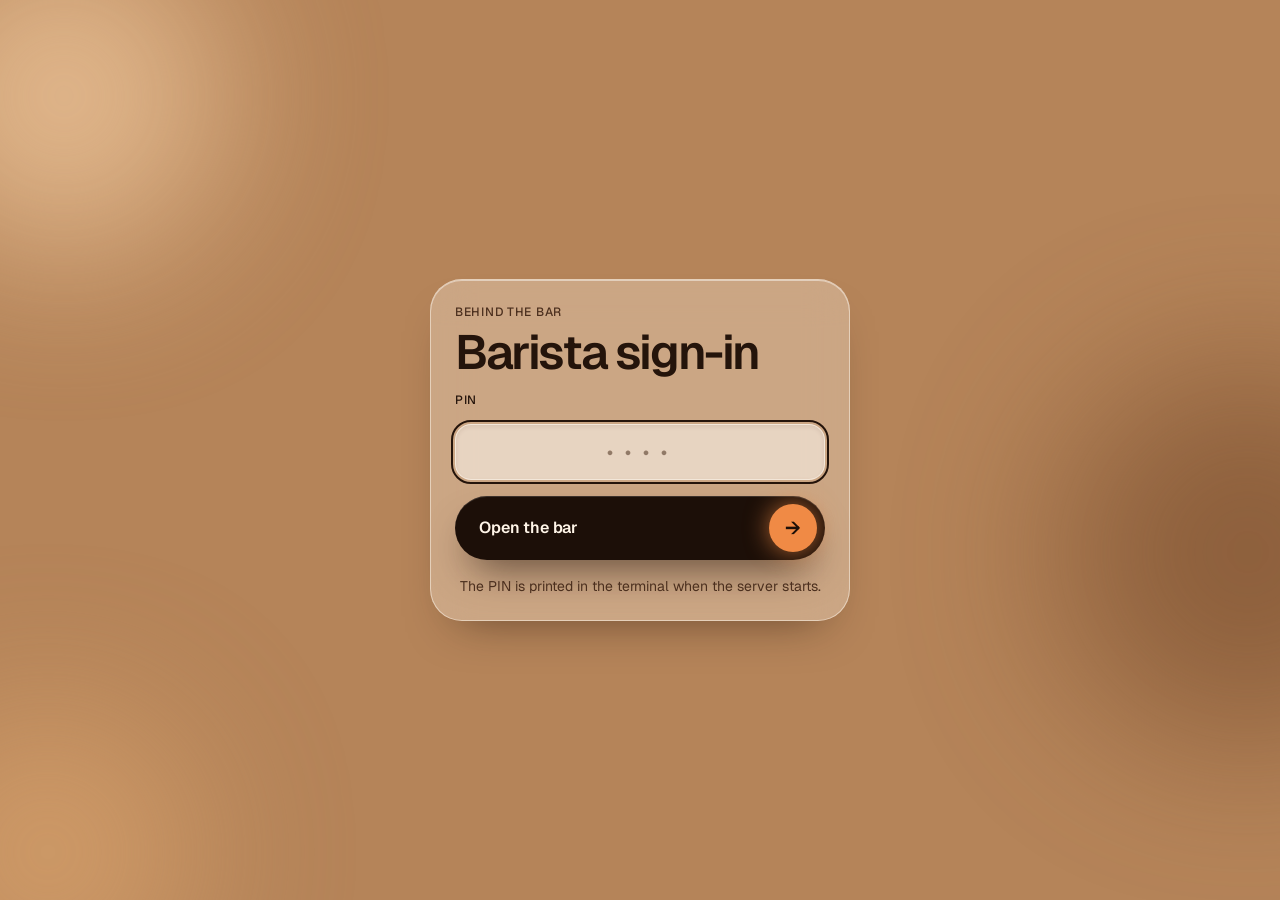
<file: public/admin.html>
<!doctype html>
<html lang="en">
<head>
<meta charset="utf-8">
<meta name="viewport" content="width=device-width, initial-scale=1, viewport-fit=cover">
<title>Barista · House Coffee Bar</title>
<meta name="description" content="The barista's side of the house coffee bar: the queue, the menu and the ready call.">
<meta name="theme-color" content="#b58459">
<meta name="robots" content="noindex">
<link rel="icon" href="data:image/svg+xml,%3Csvg xmlns='http://www.w3.org/2000/svg' viewBox='0 0 64 64'%3E%3Ccircle cx='32' cy='32' r='30' fill='%232b1a12'/%3E%3Ccircle cx='32' cy='32' r='20' fill='%236b3f26'/%3E%3Cpath d='M32 26c0-4 6-5 7-1 2 6-5 10-10 8-8-3-6-14 2-16' fill='none' stroke='%23d9b38c' stroke-width='3' stroke-linecap='round'/%3E%3C/svg%3E">
<link rel="preconnect" href="https://fonts.googleapis.com">
<link rel="preconnect" href="https://fonts.gstatic.com" crossorigin>
<link href="https://fonts.googleapis.com/css2?family=Geist:wght@400;500;600&family=Geist+Mono:wght@500;600&display=swap" rel="stylesheet">
<link rel="stylesheet" href="app.css">
<link rel="stylesheet" href="admin.css">
</head>
<body class="admin">
<div class="glow a" aria-hidden="true"></div>
<div class="glow b" aria-hidden="true"></div>
<div class="glow c" aria-hidden="true"></div>

<!-- PIN gate -->
<main class="login" id="login" hidden>
  <form class="login-box card" id="login-form" data-enter>
    <div class="login-cup" id="login-cup"></div>
    <div>
      <span class="label mute">Behind the bar</span>
      <h1>Barista sign-in</h1>
    </div>
    <label class="label" for="pin">PIN</label>
    <input class="input pin" id="pin" inputmode="numeric" autocomplete="current-password" type="password" maxlength="12" placeholder="••••">
    <p class="error" id="pin-error" role="alert"></p>
    <button class="btn wide" type="submit">Open the bar <span class="arrow" aria-hidden="true">→</span></button>
    <p class="mute small-print">The PIN is printed in the terminal when the server starts.</p>
  </form>
</main>

<div id="app" hidden>
  <header class="bar dark">
    <div class="mark label">
      <svg viewBox="0 0 64 64" aria-hidden="true"><circle cx="32" cy="32" r="30" fill="#faf6f0"/><circle cx="32" cy="32" r="19" fill="#6b3f26"/><path d="M32 27c0-4 6-5 7-1 2 6-5 10-10 8-8-3-6-14 2-16" fill="none" stroke="#d9b38c" stroke-width="3" stroke-linecap="round"/></svg>
      <span data-house>House Coffee Bar</span>
    </div>
    <label class="switch" title="Let guests place orders">
      <input type="checkbox" id="open-toggle">
      <span class="switch-track" aria-hidden="true"><span class="switch-knob"></span></span>
      <span class="switch-label" id="open-label">Open</span>
    </label>
  </header>

  <nav class="tabs" aria-label="Barista sections">
    <div class="tabs-inner" role="tablist">
      <button role="tab" class="tab" data-tab="queue" aria-selected="true">Queue <span class="count" id="tab-count"></span></button>
      <button role="tab" class="tab" data-tab="menu" aria-selected="false">Menu</button>
      <button role="tab" class="tab" data-tab="options" aria-selected="false">Options</button>
      <button role="tab" class="tab" data-tab="settings" aria-selected="false">Settings</button>
    </div>
  </nav>

  <main class="admin-main">
    <!-- QUEUE -->
    <section class="panel" id="tab-queue" role="tabpanel" aria-labelledby="h-queue">
      <div class="panel-head">
        <h1 id="h-queue">Tonight's queue</h1>
        <p class="mute" id="guest-link"></p>
      </div>
      <div class="board">
        <div class="lane" data-lane="queued"><h2 class="lane-title">In line <span class="count" data-count="queued"></span></h2><div class="lane-body" id="lane-queued"></div></div>
        <div class="lane" data-lane="making"><h2 class="lane-title">Brewing <span class="count" data-count="making"></span></h2><div class="lane-body" id="lane-making"></div></div>
        <div class="lane" data-lane="ready"><h2 class="lane-title">Ready for pickup <span class="count" data-count="ready"></span></h2><div class="lane-body" id="lane-ready"></div></div>
      </div>
      <details class="history">
        <summary>Picked up &amp; cancelled <span class="count" id="history-count"></span></summary>
        <div id="history"></div>
      </details>
    </section>

    <!-- MENU -->
    <section class="panel" id="tab-menu" role="tabpanel" aria-labelledby="h-menu" hidden>
      <div class="panel-head">
        <h1 id="h-menu">What you're making</h1>
        <p class="mute">Switch a drink off when you run out of something. Guests only see what's on.</p>
      </div>
      <div class="split">
        <div id="menu-list" class="stack"></div>
        <form class="card form-card" id="drink-form">
          <h2 id="drink-form-title">Add a drink</h2>
          <input type="hidden" name="id">
          <div class="field"><label class="label" for="d-name">Name</label><input class="input" id="d-name" name="name" maxlength="40" placeholder="Cortado"></div>
          <div class="field"><label class="label" for="d-desc">Short description <span class="hint">Optional</span></label><input class="input" id="d-desc" name="description" maxlength="90" placeholder="Espresso cut with a little warm milk"></div>
          <fieldset class="field" style="border:0;padding:0;margin-inline:0"><legend class="label" style="margin-bottom:8px">Options guests can pick</legend><div class="chips" id="d-options"></div></fieldset>
          <p class="error" id="drink-error" role="alert"></p>
          <div class="row-actions">
            <button class="btn" type="submit" id="drink-submit">Add to the menu</button>
            <button class="text-btn" type="button" id="drink-cancel" hidden>Cancel edit</button>
          </div>
        </form>
      </div>
    </section>

    <!-- OPTIONS -->
    <section class="panel" id="tab-options" role="tabpanel" aria-labelledby="h-options" hidden>
      <div class="panel-head">
        <h1 id="h-options">Drink options</h1>
        <p class="mute">Milk, temperature, shots, syrups. The first choice is the default.</p>
      </div>
      <div class="split">
        <div id="group-list" class="stack"></div>
        <form class="card form-card" id="group-form">
          <h2 id="group-form-title">Add an option</h2>
          <input type="hidden" name="id">
          <div class="field"><label class="label" for="g-name">Name</label><input class="input" id="g-name" name="name" maxlength="30" placeholder="Syrup"></div>
          <div class="field"><label class="label" for="g-choices">Choices <span class="hint">Comma separated</span></label><input class="input" id="g-choices" name="choices" placeholder="None, Vanilla, Caramel, Hazelnut"></div>
          <p class="error" id="group-error" role="alert"></p>
          <div class="row-actions">
            <button class="btn" type="submit" id="group-submit">Add option</button>
            <button class="text-btn" type="button" id="group-cancel" hidden>Cancel edit</button>
          </div>
        </form>
      </div>
    </section>

    <!-- SETTINGS -->
    <section class="panel" id="tab-settings" role="tabpanel" aria-labelledby="h-settings" hidden>
      <div class="panel-head"><h1 id="h-settings">Settings</h1></div>
      <div class="split">
        <form class="card form-card" id="settings-form">
          <h2>Your bar</h2>
          <div class="field"><label class="label" for="s-house">Bar name</label><input class="input" id="s-house" name="houseName" maxlength="40"></div>
          <div class="field"><label class="label" for="s-pin">New PIN <span class="hint">Leave blank to keep it</span></label><input class="input" id="s-pin" name="pin" type="password" inputmode="numeric" autocomplete="new-password" maxlength="12"></div>
          <p class="error" id="settings-error" role="alert"></p>
          <div class="row-actions"><button class="btn" type="submit">Save settings</button></div>
        </form>
        <div class="card form-card">
          <h2>Sounds</h2>
          <p class="mute">A two-note chime plays here when a new order comes in. Browsers need one tap before they allow sound.</p>
          <div class="row-actions"><button class="btn line" type="button" id="test-sound">Play the chime</button></div>
          <hr class="rule">
          <button class="text-btn" type="button" id="sign-out">Sign out of this device</button>
        </div>
      </div>
    </section>
  </main>
</div>

<div class="toast" id="toast" role="status" aria-live="polite"></div>

<script src="common.js"></script>
<script src="admin.js"></script>
</body>
</html>
</file>
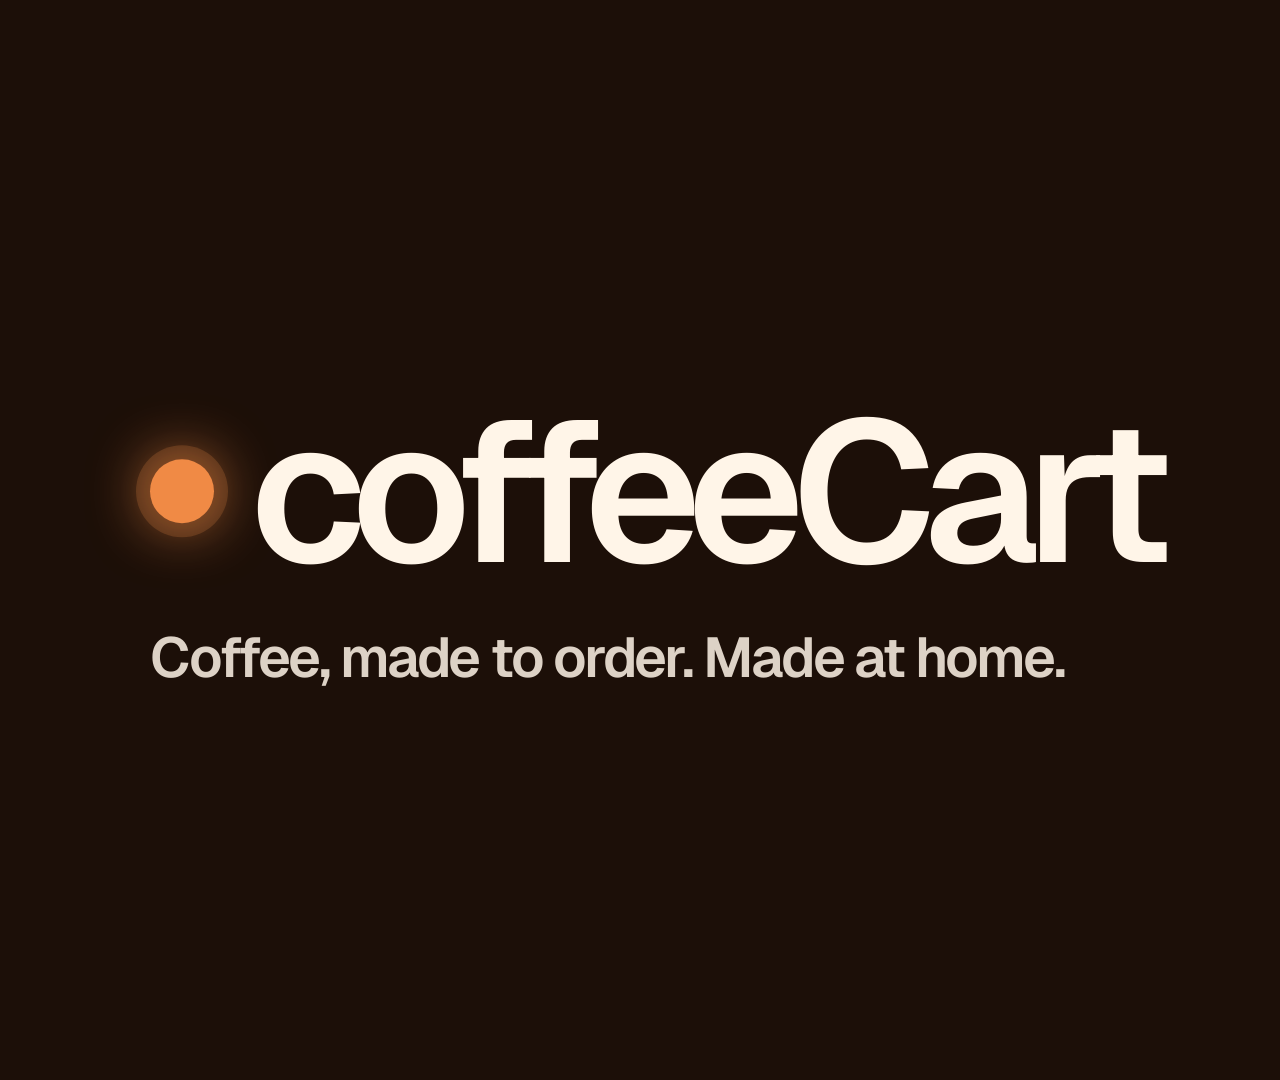
<file: brag-output/work/comp.html>
<!doctype html>
<html lang="en">
<head>
<meta charset="utf-8">
<title>coffeeCart brag</title>
<link href="https://fonts.googleapis.com/css2?family=Geist:wght@400;500;600&family=Geist+Mono:wght@400;500&display=swap" rel="stylesheet">
<link rel="stylesheet" href="app.css">
<link rel="stylesheet" href="admin.css">
<style>
  *, *::before, *::after { animation: none !important; transition: none !important; }
  html, body { width: 1920px; height: 1080px; overflow: hidden; margin: 0; }
  body { background: var(--bg); }
  #stage { position: relative; width: 1920px; height: 1080px; overflow: hidden; background: var(--bg); }
  .sglow { position: absolute; border-radius: 50%; filter: blur(160px); pointer-events: none; }
  .sglow.a { width: 900px; height: 900px; left: -300px; top: -360px; background: #e6bd92; opacity: .9; }
  .sglow.b { width: 1000px; height: 1000px; right: -380px; top: 380px; background: #7d5131; opacity: .7; }
  .sglow.c { width: 700px; height: 700px; left: 420px; bottom: -480px; background: #dba56f; opacity: .6; }
  .layer { position: absolute; inset: 0; }

  /* ---------- phone ---------- */
  #phone { position: absolute; left: 400px; top: 50%; width: 414px; height: 868px; margin-top: -434px; transform-origin: 50% 50%;
    border-radius: 64px; background: #120904; padding: 12px;
    box-shadow: inset 0 0 0 2px rgba(255,255,255,.08), 0 60px 120px -40px rgba(28,15,8,.8), 0 0 0 1px rgba(28,15,8,.4); }
  .screen { position: relative; width: 390px; height: 844px; border-radius: 52px; overflow: hidden; background: var(--bg); transform: translateZ(0); }
  .screen .glow { position: absolute; }
  .screen .glow.b { top: 340px; }
  .scroller { position: absolute; inset: 0; overflow: hidden; z-index: 1; }
  .screen { --gutter: 16px; }
  .screen .heading-1 { font-size: 60px; }
  .screen .heading-2 { font: 600 36px/40px var(--sans); }
  .screen .stage { aspect-ratio: 1 / 1; }
  .screen .ticket .stage { aspect-ratio: 16 / 10; }
  .screen .bar { top: 52px; }
  .screen .hero { padding-top: calc(var(--nav) + 64px); }
  .screen .toast { position: absolute; bottom: 28px; }
  .screen .call { position: absolute; }
  .screen .call .ready-top { padding-top: 64px; }
  .screen .call .ready-foot { padding-bottom: 40px; }
  .topfade { position: absolute; z-index: 25; left: 0; right: 0; top: 0; height: 120px; background: linear-gradient(#c79468 40%, rgba(199,148,104,0)); pointer-events: none; }
  .notch { position: absolute; z-index: 90; left: 50%; top: 11px; width: 120px; height: 34px; margin-left: -60px; border-radius: 20px; background: #000; }
  .sb { position: absolute; z-index: 89; top: 14px; left: 34px; right: 30px; display: flex; justify-content: space-between; font: 600 16px/28px var(--sans); color: var(--ink); }
  .sb.light { color: var(--cream); }
  .track li.now::before { transform: scaleX(var(--brew, 1)); }
  .tapfx { position: absolute; z-index: 95; visibility: hidden; width: 56px; height: 56px; margin: -28px 0 0 -28px; border-radius: 50%; background: rgba(255,250,244,.35); border: 2px solid rgba(36,20,11,.45); opacity: 0; pointer-events: none; }
  .tapfx.lite { border-color: rgba(255,245,232,.8); background: rgba(255,245,232,.2); }

  /* ---------- captions ---------- */
  .cap { position: absolute; left: 980px; top: 50%; width: 820px; transform: translateY(-50%); }
  .kicker { display: inline-flex; align-items: center; gap: 14px; font: 500 22px/28px var(--sans); letter-spacing: .08em; text-transform: uppercase; color: var(--soft); margin-bottom: 28px; }
  .kicker i { width: 18px; height: 18px; border-radius: 50%; background: var(--ink); box-shadow: 0 0 0 5px rgba(36,20,11,.15); }
  .cap h2 { font: 600 104px/0.98 var(--sans); letter-spacing: -0.055em; color: var(--ink); text-wrap: balance; }
  .cap h2 em { font-style: normal; color: var(--cream); text-shadow: 0 0 40px rgba(255,245,232,.35); }
  .steps { display: flex; gap: 12px; margin-top: 40px; flex-wrap: wrap; }
  .steps span { padding: 14px 22px; border-radius: 9999px; font: 500 22px/28px var(--sans); background: rgba(255,244,230,.3); border: 1px solid var(--edge); color: var(--soft); }
  .steps span.on { background: var(--dark); color: var(--cream); border-color: transparent; box-shadow: 0 0 0 2px var(--accent), 0 16px 32px -16px rgba(240,138,69,.7); }
  .mono { font-family: var(--mono); letter-spacing: -0.03em; }

  /* ---------- hook / outro ---------- */
  .dark { background: var(--dark); }
  .dark canvas { position: absolute; inset: 0; width: 1920px; height: 1080px; filter: drop-shadow(0 0 10px rgba(243,190,140,.55)); }
  .vignette { position: absolute; inset: 0; background: radial-gradient(ellipse 60% 80% at 22% 50%, rgba(28,15,8,.95) 30%, rgba(28,15,8,0) 75%); }
  .hook-text { position: absolute; left: 150px; top: 50%; transform: translateY(-50%); color: var(--cream); }
  .hook-text .l { font: 600 170px/0.95 var(--sans); letter-spacing: -0.06em; white-space: nowrap; }
  .hook-text .l span { display: inline-block; }
  .hook-text .l.b { color: var(--accent); text-shadow: 0 0 60px rgba(240,138,69,.55); }

  .outro-text { position: absolute; left: 150px; top: 50%; transform: translateY(-50%); color: var(--cream); }
  .wordmark { display: flex; align-items: center; gap: 36px; font: 600 200px/1 var(--sans); letter-spacing: -0.065em; }
  .wordmark i { width: 64px; height: 64px; border-radius: 50%; background: var(--accent); box-shadow: 0 0 0 14px rgba(240,138,69,.2), 0 0 60px var(--accent); flex: none; }
  .outro-line { font: 600 56px/1.1 var(--sans); letter-spacing: -0.04em; margin-top: 36px; color: rgba(255,245,232,.85); }

  /* ---------- board ---------- */
  #board { }
  .board-wrap { position: absolute; left: 160px; top: 440px; width: 1280px; transform-origin: 0 0; transform: scale(1.25); }
  .board-title { position: absolute; left: 160px; top: 200px; }
  .board-title h2 { font: 600 104px/1 var(--sans); letter-spacing: -0.055em; color: var(--ink); }
  .board-title h2 .mono { font-weight: 500; color: var(--cream); text-shadow: 0 0 40px rgba(255,245,232,.35); }
  .admin .board { grid-template-columns: repeat(3, minmax(0, 1fr)); gap: 16px; align-items: start; }
  .lane-body { position: relative; }
  .order { will-change: transform, opacity; }
</style>
</head>
<body>
<div id="stage">
  <div class="sglow a"></div><div class="sglow b"></div><div class="sglow c"></div>

  <!-- ===== board ===== -->
  <div class="layer" id="board">
    <div class="board-title" id="board-title"><div class="kicker"><i></i>The barista side</div><h2>You run the bar from <span class="mono">/admin</span></h2></div>
    <div class="board-wrap admin" id="board-wrap">
      <div class="board">
        <div class="lane" data-lane="queued"><h2 class="lane-title">In line <span class="count" id="c-q"></span></h2><div class="lane-body">
          <article class="order" id="o-maya"><div class="order-head"><span class="order-no">6</span><span class="order-who"><b>Maya</b><span>Latte</span></span><span class="order-time">3 min ago</span></div>
            <div class="order-specs"><span class="spec-chip">Whole</span><span class="spec-chip">Hot</span><span class="spec-chip">Double</span><span class="spec-chip sugar"><span class="cubes"><span class="cube-dot on"></span><span class="cube-dot"></span><span class="cube-dot"></span><span class="cube-dot"></span></span>A touch</span></div>
            <div class="order-actions"><button class="btn small">Start brewing</button><button class="text-btn danger">Cancel</button></div></article>
          <article class="order" id="sam-q"><div class="order-head"><span class="order-no">7</span><span class="order-who"><b>Sam</b><span>Flat white</span></span><span class="order-time">just now</span></div>
            <div class="order-specs"><span class="spec-chip">Oat</span><span class="spec-chip sugar"><span class="cubes"><span class="cube-dot on"></span><span class="cube-dot on"></span><span class="cube-dot"></span><span class="cube-dot"></span></span>One spoon</span></div>
            <div class="order-actions"><button class="btn small" id="sam-start">Start brewing</button><button class="text-btn danger">Cancel</button></div></article>
        </div></div>
        <div class="lane" data-lane="making"><h2 class="lane-title">Brewing <span class="count" id="c-m"></span></h2><div class="lane-body">
          <div class="lane-empty" id="m-empty">Nothing brewing. Start one from the line.</div>
          <article class="order" id="sam-m"><div class="order-head"><span class="order-no">7</span><span class="order-who"><b>Sam</b><span>Flat white</span></span><span class="order-time">just now</span></div>
            <div class="order-specs"><span class="spec-chip">Oat</span><span class="spec-chip sugar"><span class="cubes"><span class="cube-dot on"></span><span class="cube-dot on"></span><span class="cube-dot"></span><span class="cube-dot"></span></span>One spoon</span></div>
            <div class="order-actions"><button class="btn small ok" id="sam-ready">Ready, call Sam</button><button class="text-btn">Back to line</button></div></article>
        </div></div>
        <div class="lane" data-lane="ready"><h2 class="lane-title">Ready for pickup <span class="count" id="c-r"></span></h2><div class="lane-body">
          <article class="order" id="sam-r"><div class="order-head"><span class="order-no">7</span><span class="order-who"><b>Sam</b><span>Flat white</span></span><span class="order-time">just now</span></div>
            <div class="order-specs"><span class="spec-chip">Oat</span><span class="spec-chip sugar"><span class="cubes"><span class="cube-dot on"></span><span class="cube-dot on"></span><span class="cube-dot"></span><span class="cube-dot"></span></span>One spoon</span></div>
            <div class="order-actions"><button class="btn small">Picked up</button><button class="text-btn">Call again</button></div></article>
          <article class="order" id="o-nana"><div class="order-head"><span class="order-no">4</span><span class="order-who"><b>Nana</b><span>Cappuccino</span></span><span class="order-time">6 min ago</span></div>
            <div class="order-specs"><span class="spec-chip">Whole</span><span class="spec-chip">Single</span><span class="spec-chip sugar"><span class="cubes"><span class="cube-dot on"></span><span class="cube-dot on"></span><span class="cube-dot on"></span><span class="cube-dot"></span></span>Sweet</span></div>
            <div class="order-actions"><button class="btn small">Picked up</button><button class="text-btn">Call again</button></div></article>
        </div></div>
      </div>
    </div>
    <div class="tapfx" id="tap2" style="position:absolute"></div>
  </div>

  <!-- ===== captions ===== -->
  <div class="cap" id="cap1"><div class="kicker"><i></i>coffeeCart</div><h2>A coffee bar for your living&nbsp;room.</h2></div>
  <div class="cap" id="cap2"><div class="kicker"><i></i>The guest side</div><h2>Guests order from their phone.</h2>
    <div class="steps" id="steps"><span>Name</span><span>Drink</span><span>Milk</span><span>Sugar</span><span>Send</span></div></div>
  <div class="cap" id="cap3"><div class="kicker"><i></i>The ready call</div><h2>We call you the moment it’s <em>poured.</em></h2></div>

  <!-- ===== phone ===== -->
  <div id="phone"><div class="screen" id="screen">
    <div class="glow a"></div><div class="glow b"></div><div class="glow c"></div>
    <div class="sb" id="sb"><span>8:42</span><span>●●● ▮</span></div>
    <div class="topfade" id="topfade"></div><div class="notch"></div>
    <nav class="bar"><a class="mark"><i></i><span>House Coffee Bar</span></a><span class="status"><span>Open</span></span></nav>
    <div class="scroller" id="scroller"><main>
      <section class="hero">
        <div class="hero-copy">
          <h1 class="heading-1">Coffee,<br>made to order</h1>
          <p>Pick a drink, set the sugar, and we call you on this screen the moment it is poured.</p>
          <a class="btn">Order a coffee <span class="arrow">↗</span></a>
        </div>
        <figure class="stage"><canvas id="fig-hero"></canvas>
          <div class="chip tl"><span class="label">On tonight</span><b>5 drinks</b></div>
          <div class="chip br"><span class="label">The line</span><b>2 cups ahead</b></div></figure>
      </section>
      <section class="sect" id="order">
        <div class="sect-head"><h2 class="heading-2">Your order</h2><span class="label" id="order-side">5 steps</span></div>
        <div id="form-view"></div>
        <div id="ticket-view" style="display:none">
          <article class="ticket" id="ticket">
            <div class="ticket-top"><div class="ticket-no">07</div><div class="ticket-who"><b>Sam's flat white</b><span>Oat · One spoon</span></div></div>
            <figure class="stage"><canvas id="fig-ticket"></canvas></figure>
            <ol class="track label"><li id="tr0" class="now">In line</li><li id="tr1">Brewing</li><li id="tr2">Ready</li></ol>
            <p class="say" id="say">2 orders ahead of you.</p>
          </article>
        </div>
      </section>
      <section class="sect" id="line"><div class="sect-head"><h2 class="heading-2">The line</h2><span class="label">3 orders</span></div></section>
    </main></div>
    <div class="toast" id="toast">Order 07 is in. We will call you.</div>
    <div class="call" id="ready">
      <canvas id="fig-ready"></canvas>
      <div class="ready-top label"><span>Order 07</span><span class="pill">Ready</span></div>
      <div class="ready-mid"><h2 id="ready-title">Sam, your flat white is ready.</h2></div>
      <div class="ready-foot"><button class="btn" type="button">On my way <span class="arrow">↗</span></button></div>
    </div>
    <div class="tapfx" id="tap1"></div>
  </div></div>

  <!-- ===== hook ===== -->
  <div class="layer dark" id="hook"><canvas id="cv-hook"></canvas><div class="vignette"></div>
    <div class="hook-text"><div class="l a"><span id="h1">Friends</span> <span id="h2">over?</span></div><div class="l b"><span id="h3">Open</span> <span id="h4">the</span> <span id="h5">bar.</span></div></div></div>

  <!-- ===== outro ===== -->
  <div class="layer dark" id="outro"><canvas id="cv-outro"></canvas><div class="vignette"></div>
    <div class="outro-text">
      <div class="wordmark" id="wm"><i></i><span>coffeeCart</span></div>
      <div class="outro-line" id="ol">Coffee, made to order. Made at&nbsp;home.</div>
    </div></div>
</div>

<script>
"use strict";
var BEAT = 0.625, SUGAR = ["No sugar", "A touch", "One spoon", "Sweet", "Extra sweet"];
function $(id) { return document.getElementById(id); }
function clamp(x) { return x < 0 ? 0 : x > 1 ? 1 : x; }
function seg(t, a, b) { return clamp((t - a) / (b - a)); }
function eo(x) { x = clamp(x); return 1 - Math.pow(1 - x, 4); }
function eio(x) { x = clamp(x); return x < .5 ? 8 * x * x * x * x : 1 - Math.pow(-2 * x + 2, 4) / 2; }
function lerp(a, b, x) { return a + (b - a) * x; }

/* ---- the app's own ASCII cup (fx.js), made a pure function of time ---- */
var RAMP = " ..::-=+*#%";
function ascii(canvas, t, o) {
  o = o || {};
  var k = o.k || 1, cw = 11 * k, ch = 15 * k, dpr = 2;
  var w = canvas.clientWidth, h = canvas.clientHeight;
  if (canvas.width !== Math.round(w * dpr)) { canvas.width = Math.round(w * dpr); canvas.height = Math.round(h * dpr); }
  var ctx = canvas.getContext("2d");
  var ink = o.ink || "#f3cfa6", accent = o.accent || "#f08a45";
  var cols = Math.ceil(w / cw), rows = Math.ceil(h / ch);
  ctx.setTransform(dpr, 0, 0, dpr, 0, 0);
  ctx.clearRect(0, 0, w, h);
  ctx.font = "500 " + (11 * k) + 'px "Geist Mono", ui-monospace, Menlo, monospace';
  ctx.textBaseline = "middle"; ctx.textAlign = "center"; ctx.fillStyle = ink;
  var cx = o.cx != null ? o.cx : w / 2, cy = h / 2, S = Math.min(w, h) * (o.s || 0.5), R = 0.66;
  var ma = -t * 0.7, mx = cx + Math.cos(ma) * R * 0.55 * S, my = cy + Math.sin(ma) * R * 0.55 * S;
  var mcol = Math.round((mx - cw / 2) / cw), mrow = Math.round((my - ch / 2) / ch);
  var marker = o.marker !== false;
  for (var j = 0; j < rows; j++) for (var i = 0; i < cols; i++) {
    var px = i * cw + cw / 2, py = j * ch + ch / 2, nx = (px - cx) / S, ny = (py - cy) / S;
    var r = Math.sqrt(nx * nx + ny * ny), v;
    if (r < R) { var a = Math.atan2(ny, nx); var sw = Math.sin(a * 2 - r * 10 + t * 1.4) * 0.5 + 0.5; v = 0.3 + 0.7 * sw * (0.45 + 0.55 * (r / R)); }
    else if (r < R + 0.09) v = 1;
    else if (r > R + 0.3 && r < R + 0.36) v = 0.34;
    else { v = 0.12 + 0.16 * (Math.sin(nx * 2.4 + t * 0.5) + Math.sin(ny * 3.1 - t * 0.35)) * 0.5 + 0.08; v *= Math.max(0, 1.5 - r * 0.5); }
    if (marker && i === mcol && j === mrow) { ctx.fillStyle = accent; ctx.fillRect(px - 4.5 * k, py - 4.5 * k, 9 * k, 9 * k); ctx.fillStyle = ink; continue; }
    var c = RAMP[Math.max(0, Math.min(RAMP.length - 1, Math.round(v * (RAMP.length - 1))))];
    if (c !== " ") ctx.fillText(c, px, py);
  }
}

/* ---- the real order form markup (guest.js renderForm), with the default menu ---- */
function glassArt(name, id) {
  var n = name.toLowerCase(), layers;
  if (/espresso/.test(n)) layers = [["#3b2010", 0.5], ["#c98a4f", 0.14]];
  else if (/americano/.test(n)) layers = [["#3b2010", 0.3], ["#5d3620", 0.55]];
  else if (/cappuccino/.test(n)) layers = [["#3b2010", 0.28], ["#c79a6c", 0.28], ["#fff5e8", 0.3]];
  else if (/flat/.test(n)) layers = [["#3b2010", 0.34], ["#c79a6c", 0.44], ["#fff5e8", 0.08]];
  else layers = [["#3b2010", 0.2], ["#c79a6c", 0.52], ["#fff5e8", 0.14]];
  var y = 42, out = "";
  layers.forEach(function (l) { var hh = l[1] * 34; y -= hh; out += '<rect x="10" y="' + y.toFixed(1) + '" width="28" height="' + (hh + 0.5).toFixed(1) + '" fill="' + l[0] + '"/>'; });
  return '<svg viewBox="0 0 48 48"><defs><clipPath id="' + id + '"><path d="M12 8h24l-2.5 31a3 3 0 0 1-3 3h-13a3 3 0 0 1-3-3z"/></clipPath></defs>' +
    '<path d="M12 8h24l-2.5 31a3 3 0 0 1-3 3h-13a3 3 0 0 1-3-3z" fill="rgba(255,250,244,.55)"/><g clip-path="url(#' + id + ')">' + out + '</g>' +
    '<path d="M12 8h24l-2.5 31a3 3 0 0 1-3 3h-13a3 3 0 0 1-3-3z" fill="none" stroke="rgba(255,255,255,.75)" stroke-width="1.5"/>' +
    '<path d="M16 12l1.6 24" stroke="rgba(255,255,255,.5)" stroke-width="1.5" stroke-linecap="round"/></svg>';
}
var MENU = [["latte", "Latte", "Espresso, silky steamed milk"], ["cappuccino", "Cappuccino", "Equal parts espresso, milk and foam"],
  ["flatwhite", "Flat white", "Double ristretto, thin velvet milk"], ["americano", "Americano", "Espresso lengthened with hot water"], ["espresso", "Espresso", "A short, syrupy shot"]];
$("form-view").innerHTML = '<form id="order-form">' +
  '<div class="step" id="st-name"><div class="step-head label"><label>01 Name</label><span>Required</span></div><input class="input" id="f-name" placeholder="Your name"></div>' +
  '<fieldset class="step"><div class="step-head label"><span>02 Drink</span><span>5 on tonight</span></div><div class="menu">' +
  MENU.map(function (d, i) { return '<label class="drink"><input type="radio" name="drink" value="' + d[0] + '"' + (i === 0 ? " checked" : "") + '><span class="drink-row" id="dr-' + d[0] + '"><span class="glass-art">' + glassArt(d[1], "g" + i) + '</span><span class="name">' + d[1] + '</span><span class="pick"></span><span class="desc">' + d[2] + '</span></span></label>'; }).join("") +
  '</div></fieldset>' +
  '<div class="step" id="opt-step"><div class="step-head label"><span>03 Options</span><span>Your call</span></div><div class="opt-groups"><fieldset class="opt-group"><legend class="label">Milk</legend><div class="toggles">' +
  ["Whole", "Oat", "Almond", "Skim"].map(function (c, i) { return '<label class="toggle"><input type="radio" name="opt-milk" value="' + c + '"' + (i === 0 ? " checked" : "") + '><span id="tg-' + c + '">' + c + '</span></label>'; }).join("") +
  '</div></fieldset></div></div>' +
  '<fieldset class="step" id="st-sugar"><div class="step-head label"><span>04 Sugar</span><span>Spoons</span></div><div class="sugar-top"><div class="sugar-now" id="sugar-now">No sugar</div><div class="cubes" id="cubes"><i></i><i></i><i></i><i></i></div></div>' +
  '<div class="levels">' + [0, 1, 2, 3, 4].map(function (i) { return '<label class="level"><input type="radio" name="sugar" value="' + i + '"' + (i === 0 ? " checked" : "") + '><span id="lv-' + i + '">' + i + '</span></label>'; }).join("") + '</div></fieldset>' +
  '<div class="step"><div class="step-head label"><label>05 Notes</label><span>Optional</span></div><textarea class="textarea" placeholder="Extra hot, half caf, a little cinnamon"></textarea></div>' +
  '<div class="submit"><button class="btn accent" type="button" id="f-submit"><span id="submit-t">Send my order</span><span class="arrow">↗</span></button></div></form>';

/* ---- layout measurements (in screen px, unscaled) ---- */
var scroller = $("scroller"), screenEl = $("screen");
function topIn(el) { var y = 0; while (el && el !== scroller) { y += el.offsetTop; el = el.offsetParent; } return y; }
function rectIn(el, root, scale) {
  var r = el.getBoundingClientRect(), b = root.getBoundingClientRect();
  return { x: (r.left - b.left + r.width / 2) / scale, y: (r.top - b.top + r.height / 2) / scale };
}
var Y = {};
function measure() {
  Y.name = topIn($("st-name")) - 132;
  Y.opt = topIn($("opt-step")) - 132;
  Y.order = topIn($("order")) - 120;
}

function show(el, v) { el.style.opacity = v; el.style.visibility = v <= 0.001 ? "hidden" : "visible"; }

function tap(el, at, t, scale, root, fx) {
  // ripple centered on an element, plus the element's own press
  var d = t - at;
  if (el.offsetParent === null) return false;
  if (d >= -0.02 && d < 0.45) {
    var p = rectIn(el, root, scale);
    fx.style.left = p.x + "px"; fx.style.top = p.y + "px";
    var x = clamp(d / 0.45);
    fx.style.opacity = d < 0 ? 0 : (1 - x) * 0.95;
    fx.style.transform = "scale(" + (0.6 + 0.9 * eo(x)) + ")";
    return true;
  }
  return false;
}
function press(el, at, t) {
  var d = t - at, s = 1;
  if (d >= 0 && d < 0.25) s = 1 - 0.04 * Math.sin(Math.PI * d / 0.25);
  el.style.transform = s === 1 ? "" : "scale(" + s + ")";
}

/* ---------------- timeline ---------------- */
function B(n) { return n * BEAT; }
var PHONE_SCALE = 1.12;

window.seek = function (t) {
  document.documentElement.style.setProperty("--brew", (0.15 + 0.85 * (0.5 - 0.5 * Math.cos(t * Math.PI / 1.6))).toFixed(3));

  /* ===== 1 hook: 0–2.5s ===== */
  var hookOut = eio(seg(t, B(4) - 0.15, B(4) + 0.35));
  var hook = $("hook");
  hook.style.clipPath = "inset(0 0 " + (hookOut * 100).toFixed(2) + "% 0)";
  show(hook, hookOut >= 1 ? 0 : 1);
  if (hookOut < 1) {
    ascii($("cv-hook"), 2 + t * 1.1, { k: 1.7, cx: 1340, s: 0.56 });
    [[ "h1", 0], ["h2", 0.5], ["h3", 1], ["h4", 1.25], ["h5", 1.5]].forEach(function (w) {
      var x = eo(seg(t, B(w[1]) - 0.02, B(w[1]) + 0.32)), out = seg(t, B(4) - 0.35, B(4) - 0.12);
      var el = $(w[0]); el.style.opacity = x * (1 - out); el.style.transform = "translateY(" + ((1 - x) * 60 - out * 30) + "px)";
    });
  }

  /* ===== phone presence ===== */
  var ph = $("phone");
  var inA = eo(seg(t, B(4) + 0.1, B(4) + 0.75));         // rise in on the reveal
  var outA = eio(seg(t, B(18) - 0.3, B(18) + 0.05));      // slide out for the board
  var inB = eo(seg(t, B(24) + 0.05, B(24) + 0.6));        // back for the ready call
  var outB = eio(seg(t, B(30) - 0.35, B(30)));            // gone for the outro
  var px, op;
  if (t < B(21)) { px = (1 - inA) * 260 - outA * 900; op = Math.min(inA, 1 - outA); }
  else { px = -(1 - inB) * 900; op = inB * (1 - outB); }
  var py = t < B(21) ? 0 : outB * 60;
  ph.style.transform = "translate(" + px + "px," + py + "px) scale(" + PHONE_SCALE + ") rotate(" + (t < B(21) ? (1 - inA) * 4 : 0) + "deg)";
  show(ph, op);
  // vibrate on the ready call
  var buzz = t - (B(25)), bz = 0;
  if (buzz > 0 && buzz < 0.7) bz = Math.sin(buzz * 90) * 7 * (1 - buzz / 0.7);
  if (bz) ph.style.transform += " translateX(" + bz.toFixed(2) + "px) rotate(" + (bz * 0.12).toFixed(2) + "deg)";

  /* ===== phone content ===== */
  if (op > 0) {
    ascii($("fig-hero"), 3 + t, {});
    // scroll
    var sc = 0;
    sc = lerp(0, Y.name, eio(seg(t, B(10), B(10) + 0.55)));
    sc = lerp(sc, Y.opt, eio(seg(t, B(12) + 0.25, B(13) + 0.1)));
    var swap = B(15.5);
    if (t >= swap + 0.12) sc = Y.order;
    scroller.scrollTop = sc;

    // name typing
    var name = "Sam", typed = 0;
    [B(11) + 0.16, B(11) + 0.31, B(11) + 0.47].forEach(function (at) { if (t >= at) typed++; });
    var inp = $("f-name"); inp.value = name.slice(0, typed);
    inp.style.outline = t >= B(11) - 0.02 && t < B(12) ? "2px solid var(--ink)" : "";
    inp.style.outlineOffset = "2px";

    // drink pick
    var fw = t >= B(12);
    document.querySelector('input[value="flatwhite"]').checked = fw;
    document.querySelector('input[value="latte"]').checked = !fw;
    // flat white only offers milk; latte offers milk too, so the group stays
    $("tg-Oat").previousElementSibling.checked = t >= B(13.5);
    $("tg-Whole").previousElementSibling.checked = t < B(13.5);
    // sugar
    var sugar = t >= B(14) ? 2 : 0;
    document.querySelector('input[name="sugar"][value="' + sugar + '"]').checked = true;
    $("sugar-now").textContent = SUGAR[sugar];
    document.querySelectorAll(".level").forEach(function (el, i) { el.classList.toggle("fill", i > 0 && i < sugar); });
    document.querySelectorAll("#cubes i").forEach(function (el, i) {
      var x = eo(seg(t, B(14) + i * 0.08, B(14) + i * 0.08 + 0.45));
      if (i >= 2) x = 0;
      el.style.opacity = x; el.style.transform = "translateY(" + (-16 * (1 - x)) + "px) rotate(" + (-12 * (1 - x)) + "deg)";
    });
    // send
    $("submit-t").textContent = t >= B(15) && t < swap ? "Sending" : "Send my order";
    $("f-submit").style.opacity = t >= B(15) + 0.1 && t < swap ? 0.55 : 1;

    // taps
    var fx = $("tap1"), any = false;
    fx.className = "tapfx";
    any = tap(inp, B(11) - 0.05, t, PHONE_SCALE, screenEl, fx) || any;
    if (!any) any = tap($("dr-flatwhite"), B(12), t, PHONE_SCALE, screenEl, fx);
    if (!any) any = tap($("tg-Oat"), B(13.5), t, PHONE_SCALE, screenEl, fx);
    if (!any) any = tap($("lv-2"), B(14), t, PHONE_SCALE, screenEl, fx);
    if (!any) any = tap($("f-submit"), B(15), t, PHONE_SCALE, screenEl, fx);
    fx.style.visibility = any ? 'visible' : 'hidden';
    press($("dr-flatwhite"), B(12), t); press($("tg-Oat"), B(13.5), t); press($("lv-2"), B(14), t); press($("f-submit"), B(15), t);

    // form -> ticket
    var fOut = seg(t, swap, swap + 0.12), tIn = eo(seg(t, swap + 0.12, swap + 0.55));
    $("form-view").style.display = t < swap + 0.12 ? "" : "none";
    $("form-view").style.opacity = 1 - fOut;
    $("ticket-view").style.display = t >= swap + 0.12 ? "" : "none";
    $("ticket").style.opacity = tIn; $("ticket").style.transform = "translateY(" + ((1 - tIn) * 32) + "px)";
    $("order-side").textContent = t >= swap + 0.12 ? "Ticket" : "5 steps";
    var brewing = t >= B(21);
    $("tr0").className = brewing ? "done" : "now"; $("tr1").className = brewing ? "now" : ""; $("tr2").className = "";
    $("say").textContent = brewing ? "Brewing now." : "2 orders ahead of you.";
    if (t >= swap) ascii($("fig-ticket"), t * (brewing ? 1.6 : 0.6), {});
    // toast
    var to = eo(seg(t, swap, swap + 0.4)) * (1 - seg(t, B(18) - 0.6, B(18) - 0.3));
    $("toast").style.opacity = to; $("toast").style.transform = "translateY(" + ((1 - to) * 24) + "px)";

    // ready call
    var rc = eo(seg(t, B(25), B(25) + 0.45));
    var call = $("ready");
    call.hidden = rc <= 0; call.style.opacity = rc;
    $("sb").className = rc > 0.5 ? "sb light" : "sb";
    $("topfade").style.opacity = 1 - rc;
    if (rc > 0) {
      ascii($("fig-ready"), t * 1.2, { marker: false });
      var hx = eo(seg(t, B(25) + 0.1, B(25) + 0.8));
      $("ready-title").style.opacity = hx; $("ready-title").style.transform = "translateY(" + ((1 - hx) * 32) + "px)";
    }
  }

  /* ===== captions ===== */
  function cap(el, a, b) {
    var i = eo(seg(t, a, a + 0.5)), o = eio(seg(t, b - 0.3, b));
    el.style.opacity = i * (1 - o);
    el.style.transform = "translateY(calc(-50% + " + ((1 - i) * 40 - o * 24) + "px))";
    el.style.visibility = i * (1 - o) > 0 ? "visible" : "hidden";
  }
  cap($("cap1"), B(4) + 0.35, B(10) - 0.02);
  cap($("cap2"), B(10) + 0.12, B(18) - 0.05);
  cap($("cap3"), B(24) + 0.3, B(30) - 0.05);
  var stepAt = [B(11), B(12), B(13.5), B(14), B(15)];
  document.querySelectorAll("#steps span").forEach(function (s, i) {
    s.className = t >= stepAt[i] ? "on" : "";
    var x = eo(seg(t, B(10) + 0.4 + i * 0.06, B(10) + 0.8 + i * 0.06));
    s.style.opacity = x; s.style.transform = "translateY(" + ((1 - x) * 16) + "px)";
  });

  /* ===== 4 board: 11.25–15s ===== */
  var bIn = eo(seg(t, B(18), B(18) + 0.5)), bOut = eio(seg(t, B(24) - 0.3, B(24) + 0.02));
  var board = $("board");
  show(board, bIn * (1 - bOut));
  if (bIn > 0 && bOut < 1) {
    $("board-title").style.transform = "translateY(" + ((1 - bIn) * 40 - bOut * 30) + "px)";
    document.querySelectorAll("#board .lane").forEach(function (l, i) {
      var x = eo(seg(t, B(18) + 0.05 + i * 0.07, B(18) + 0.6 + i * 0.07));
      l.style.opacity = x; l.style.transform = "translateY(" + ((1 - x) * 48 + bOut * 30) + "px)";
    });
    var arrive = B(19), start = B(20.5), ready = B(22);
    function card(el, a, b) {
      var i = eo(seg(t, a, a + 0.45)), o = b == null ? 0 : seg(t, b + 0.12, b + 0.24);
      el.style.display = t >= a && (b == null || t < b + 0.24) ? "" : "none";
      el.style.opacity = i * (1 - o);
      el.style.transform = "translateY(" + ((1 - i) * 32) + "px) scale(" + (1 - o * 0.04) + ")";
    }
    card($("sam-q"), arrive, start);
    card($("sam-m"), start + 0.24, ready);
    card($("sam-r"), ready + 0.24, null);
    $("c-q").textContent = t >= arrive && t < start + 0.24 ? "2" : "1";
    $("m-empty").style.display = t >= start + 0.24 && t < ready + 0.24 ? "none" : "";
    $("c-m").textContent = t >= start + 0.24 && t < ready + 0.24 ? "1" : "";
    $("c-r").textContent = t >= ready + 0.24 ? "2" : "1";
    press($("sam-start"), start, t); press($("sam-ready"), ready, t);
    var fx2 = $("tap2");
    var hit = tap($("sam-start"), start, t, 1, $("stage"), fx2) || tap($("sam-ready"), ready, t, 1, $("stage"), fx2);
    fx2.style.visibility = hit ? 'visible' : 'hidden';
  }

  /* ===== 6 outro: 18.75–22.5s ===== */
  var oIn = eio(seg(t, B(30) - 0.2, B(30) + 0.3));
  var outro = $("outro");
  outro.style.clipPath = "inset(0 0 " + ((1 - oIn) * 100).toFixed(2) + "% 0)";
  show(outro, oIn > 0 ? 1 : 0);
  if (oIn > 0) {
    ascii($("cv-outro"), 2 + t * 0.9, { k: 1.7, cx: 1620, s: 0.42 });
    var w = eo(seg(t, B(30) + 0.15, B(30) + 0.65)), l = eo(seg(t, B(31), B(31) + 0.5)), c = eo(seg(t, B(32), B(32) + 0.45));
    $("wm").style.opacity = w; $("wm").style.transform = "translateY(" + ((1 - w) * 50) + "px)";
    $("ol").style.opacity = l; $("ol").style.transform = "translateY(" + ((1 - l) * 30) + "px)";
  }
};

window.ready = (async function () {
  await document.fonts.ready;
  await document.fonts.load('500 11px "Geist Mono"');
  await document.fonts.load('600 60px "Geist"');
  measure();
  return true;
})();
</script>
</body>
</html>
</file>
<file: public/admin.css>
/* Barista side: same caramel and glass system, laid out for a phone behind the bar */
.admin h1 { font: 600 48px/1 var(--sans); letter-spacing: -0.05em; }
.admin h2 { font: 600 24px/32px var(--sans); letter-spacing: -0.03em; }
.admin h3 { font: 600 20px/28px var(--sans); letter-spacing: -0.02em; }

/* sign in */
.login { min-height: 100svh; display: grid; place-items: center; padding: 24px 16px; }
.login[hidden] { display: none; }
.login-box { width: min(420px, 100%); display: grid; gap: 16px; padding: 24px; border-radius: 32px; background: var(--glass); border: 1px solid var(--edge); backdrop-filter: blur(20px); -webkit-backdrop-filter: blur(20px); box-shadow: var(--lift); }
.login-box > * { animation: rise .8s var(--ease) both; }
.login-cup { display: none; }
.login-box > div:nth-child(2) { display: grid; gap: 8px; }
.pin { letter-spacing: .3em; font-family: var(--mono); text-align: center; }
.small-print { font: 400 14px/20px var(--sans); text-align: center; }

/* top pill */
.bar.dark { gap: 16px; padding: 4px 8px 4px 16px; }
.bar.dark .mark svg { display: none; }
.bar.dark .mark::before { content: ""; width: 12px; height: 12px; border-radius: 50%; background: var(--ink); box-shadow: 0 0 0 3px rgba(36, 20, 11, .15); flex: none; }

/* switch */
.switch { display: inline-flex; align-items: center; gap: 8px; cursor: pointer; min-height: 44px; font: 500 12px/16px var(--sans); white-space: nowrap; }
.switch input { position: absolute; opacity: 0; pointer-events: none; }
.switch-track { width: 48px; height: 28px; border-radius: 9999px; background: rgba(36, 20, 11, .25); position: relative; box-shadow: inset 0 2px 4px rgba(36, 20, 11, .25); }
.switch-knob { position: absolute; top: 4px; left: 4px; width: 20px; height: 20px; border-radius: 50%; background: var(--cream); box-shadow: 0 2px 4px rgba(36, 20, 11, .4); transition: transform .5s var(--ease); }
.switch input:checked + .switch-track { background: var(--ok); }
.switch input:checked + .switch-track .switch-knob { transform: translateX(20px); }
.switch input:focus-visible + .switch-track { outline: 2px solid var(--ink); outline-offset: 2px; }

/* tabs */
.tabs { padding: calc(var(--nav) + 8px) 16px 0; }
.tabs-inner { display: grid; grid-template-columns: repeat(4, minmax(0, 1fr)); gap: 4px; padding: 4px; border-radius: 9999px; background: var(--glass); border: 1px solid var(--edge); box-shadow: var(--lift); backdrop-filter: blur(20px); -webkit-backdrop-filter: blur(20px); max-width: 560px; margin: 0 auto; }
.tab { border: 0; background: none; cursor: pointer; min-height: 44px; border-radius: 9999px; font: 500 14px/20px var(--sans); color: var(--soft); white-space: nowrap; transition: opacity .3s var(--ease); }
.tab:active { transform: scale(.97); }
.tab[aria-selected="true"] { background: var(--dark); color: var(--cream); box-shadow: inset 0 1px 0 rgba(255, 255, 255, .14), 0 8px 16px -8px rgba(28, 15, 8, .7); }
.count { margin-left: 4px; font-family: var(--mono); color: var(--accent); }
.count:empty { display: none; }

.admin-main { padding: 0 16px 96px; max-width: 1080px; margin: 0 auto; }
.panel[hidden] { display: none; }
.panel-head { display: grid; gap: 8px; padding: 32px 0 24px; }
.panel-head p { color: var(--soft); }
.panel-head a { font-weight: 600; text-decoration: underline; text-underline-offset: 4px; }

/* board */
.board { display: grid; gap: 24px; }
@media (min-width: 900px) { .board { grid-template-columns: repeat(3, minmax(0, 1fr)); gap: 16px; align-items: start; } }
.lane { display: grid; gap: 12px; align-content: start; }
.lane-title { font: 500 12px/16px var(--sans) !important; letter-spacing: .06em !important; text-transform: uppercase; color: var(--soft); display: flex; }
.lane-body { display: grid; gap: 8px; }
.lane-empty { padding: 16px; border-radius: 24px; border: 1px dashed rgba(36, 20, 11, .3); color: var(--soft); font: 400 14px/20px var(--sans); }

.order { display: grid; gap: 12px; padding: 16px; border-radius: 24px; background: var(--glass); border: 1px solid var(--edge); box-shadow: var(--lift); backdrop-filter: blur(20px); -webkit-backdrop-filter: blur(20px); }
.lane[data-lane="making"] .order { background: var(--dark); color: var(--cream); border-color: rgba(255, 255, 255, .1); box-shadow: inset 0 1px 0 rgba(255, 255, 255, .12), 0 0 0 2px var(--accent), 0 24px 48px -20px rgba(240, 138, 69, .55); }
.lane[data-lane="ready"] .order { box-shadow: var(--lift), 0 0 0 2px var(--ok); }
.order.fresh { animation: rise .5s var(--ease) both; }
.order-head { display: grid; grid-template-columns: auto minmax(0, 1fr) auto; gap: 12px; align-items: center; }
.order-no { width: 56px; height: 56px; border-radius: 16px; display: grid; place-items: center; background: var(--dark); color: var(--cream); font: 600 24px/32px var(--sans); letter-spacing: -0.04em; }
.lane[data-lane="making"] .order-no { background: var(--accent); color: var(--dark); box-shadow: 0 0 24px rgba(240, 138, 69, .6); }
.order-who b { display: block; font: 600 20px/28px var(--sans); letter-spacing: -0.02em; overflow: hidden; text-overflow: ellipsis; white-space: nowrap; }
.order-who span { font: 400 14px/20px var(--sans); opacity: .75; }
.order-time { font: 500 12px/16px var(--sans); opacity: .7; white-space: nowrap; }
.order-mini { display: none; }
.order-specs { display: flex; flex-wrap: wrap; gap: 4px; }
.spec-chip { padding: 4px 12px; border-radius: 9999px; background: rgba(36, 20, 11, .12); font: 500 14px/20px var(--sans); }
.lane[data-lane="making"] .spec-chip { background: rgba(255, 255, 255, .12); }
.spec-chip.sugar { display: inline-flex; align-items: center; gap: 8px; }
.spec-chip .cubes { display: inline-flex; gap: 2px; }
.cube-dot { width: 8px; height: 8px; border-radius: 2px; background: currentColor; opacity: .25; }
.cube-dot.on { opacity: 1; }
.order-note { padding: 8px 12px; border-radius: 12px; background: rgba(255, 250, 244, .4); font: 400 14px/20px var(--sans); }
.lane[data-lane="making"] .order-note { background: rgba(255, 255, 255, .08); }
.order-actions { display: flex; flex-wrap: wrap; gap: 4px 12px; align-items: center; }
.order-actions .btn { flex: 1 1 0; width: auto; }
.lane[data-lane="making"] .text-btn { color: rgba(255, 245, 232, .75); text-decoration-color: rgba(255, 245, 232, .3); }
.lane[data-lane="making"] .btn.ok { background: var(--ok-glow); color: var(--dark); }
.pinged { font: 500 12px/16px var(--sans); color: var(--ok); }

.history { margin-top: 32px; }
.history summary { cursor: pointer; padding: 12px 0; min-height: 44px; font: 500 14px/20px var(--sans); color: var(--soft); }
.history-row { display: grid; grid-template-columns: 40px minmax(0, 1fr) auto; gap: 0 12px; align-items: center; padding: 8px 16px; margin-bottom: 4px; border-radius: 16px; background: var(--glass); }
.history-row .text-btn { grid-column: 2 / -1; justify-self: start; }
.q-no { font: 500 14px/20px var(--mono); }
.tag { font: 500 12px/16px var(--sans); color: var(--soft); }

/* menu, options, settings */
.split { display: grid; gap: 24px; }
@media (min-width: 900px) { .split { grid-template-columns: minmax(0, 1.2fr) minmax(0, 1fr); align-items: start; } }
.stack { display: grid; gap: 8px; align-content: start; }
.form-card { display: grid; gap: 16px; padding: 16px; border-radius: 24px; background: var(--glass); border: 1px solid var(--edge); box-shadow: var(--lift); backdrop-filter: blur(20px); -webkit-backdrop-filter: blur(20px); align-content: start; }
.field { display: grid; gap: 8px; border: 0; padding: 0; margin: 0; min-width: 0; }
.field .label { display: flex; justify-content: space-between; gap: 8px; color: var(--soft); }
.row-actions { display: flex; flex-wrap: wrap; gap: 8px 16px; align-items: center; }
.row-actions .btn { width: auto; flex: 1 1 auto; min-height: 56px; padding: 8px 24px; justify-content: center; }
.chips { display: flex; flex-wrap: wrap; gap: 8px; }
.chip-pick, .chips .chip { position: relative; display: block; padding: 0; background: none; border: 0; box-shadow: none; backdrop-filter: none; -webkit-backdrop-filter: none; color: inherit; }
.chips .chip input { position: absolute; opacity: 0; pointer-events: none; }
.chips .chip span { display: flex; align-items: center; min-height: 48px; padding: 12px 16px; border-radius: 9999px; background: rgba(255, 250, 244, .45); border: 1px solid var(--edge); cursor: pointer; font: 500 14px/20px var(--sans); transition: transform .5s var(--ease); }
.chips .chip span:active { transform: scale(.96); }
.chips .chip input:checked + span { background: var(--dark); color: var(--cream); border-color: transparent; }
.chips .chip input:focus-visible + span { outline: 2px solid var(--ink); outline-offset: 2px; }

.item { display: grid; gap: 12px; padding: 16px; border-radius: 24px; background: var(--glass); border: 1px solid var(--edge); box-shadow: var(--lift); backdrop-filter: blur(20px); -webkit-backdrop-filter: blur(20px); transition: opacity .3s var(--ease); }
.item.off { opacity: .6; }
.item .glyph { display: none; }
.item p { color: var(--soft); font: 400 14px/20px var(--sans); }
.item .meta { font: 500 12px/16px var(--sans); color: var(--soft); margin-top: 8px; }
.item-actions { display: flex; align-items: center; gap: 4px 16px; flex-wrap: wrap; }
.item-actions .switch { margin-right: auto; }
.group-item .order-specs { margin-top: 8px; }
.group-item .spec-chip:first-child { background: var(--dark); color: var(--cream); }
.rule { border: 0; height: 1px; background: rgba(36, 20, 11, .2); margin: 8px 0 0; }
</file>
<file: brag-output/work/admin.css>
/* Barista side: same caramel and glass system, laid out for a phone behind the bar */
.admin h1 { font: 600 48px/1 var(--sans); letter-spacing: -0.05em; }
.admin h2 { font: 600 24px/32px var(--sans); letter-spacing: -0.03em; }
.admin h3 { font: 600 20px/28px var(--sans); letter-spacing: -0.02em; }

/* sign in */
.login { min-height: 100svh; display: grid; place-items: center; padding: 24px 16px; }
.login[hidden] { display: none; }
.login-box { width: min(420px, 100%); display: grid; gap: 16px; padding: 24px; border-radius: 32px; background: var(--glass); border: 1px solid var(--edge); backdrop-filter: blur(20px); -webkit-backdrop-filter: blur(20px); box-shadow: var(--lift); }
.login-box > * { animation: rise .8s var(--ease) both; }
.login-cup { display: none; }
.login-box > div:nth-child(2) { display: grid; gap: 8px; }
.pin { letter-spacing: .3em; font-family: var(--mono); text-align: center; }
.small-print { font: 400 14px/20px var(--sans); text-align: center; }

/* top pill */
.bar.dark { gap: 16px; padding: 4px 8px 4px 16px; }
.bar.dark .mark svg { display: none; }
.bar.dark .mark::before { content: ""; width: 12px; height: 12px; border-radius: 50%; background: var(--ink); box-shadow: 0 0 0 3px rgba(36, 20, 11, .15); flex: none; }

/* switch */
.switch { display: inline-flex; align-items: center; gap: 8px; cursor: pointer; min-height: 44px; font: 500 12px/16px var(--sans); white-space: nowrap; }
.switch input { position: absolute; opacity: 0; pointer-events: none; }
.switch-track { width: 48px; height: 28px; border-radius: 9999px; background: rgba(36, 20, 11, .25); position: relative; box-shadow: inset 0 2px 4px rgba(36, 20, 11, .25); }
.switch-knob { position: absolute; top: 4px; left: 4px; width: 20px; height: 20px; border-radius: 50%; background: var(--cream); box-shadow: 0 2px 4px rgba(36, 20, 11, .4); transition: transform .5s var(--ease); }
.switch input:checked + .switch-track { background: var(--ok); }
.switch input:checked + .switch-track .switch-knob { transform: translateX(20px); }
.switch input:focus-visible + .switch-track { outline: 2px solid var(--ink); outline-offset: 2px; }

/* tabs */
.tabs { padding: calc(var(--nav) + 8px) 16px 0; }
.tabs-inner { display: grid; grid-template-columns: repeat(4, minmax(0, 1fr)); gap: 4px; padding: 4px; border-radius: 9999px; background: var(--glass); border: 1px solid var(--edge); box-shadow: var(--lift); backdrop-filter: blur(20px); -webkit-backdrop-filter: blur(20px); max-width: 560px; margin: 0 auto; }
.tab { border: 0; background: none; cursor: pointer; min-height: 44px; border-radius: 9999px; font: 500 14px/20px var(--sans); color: var(--soft); white-space: nowrap; transition: opacity .3s var(--ease); }
.tab:active { transform: scale(.97); }
.tab[aria-selected="true"] { background: var(--dark); color: var(--cream); box-shadow: inset 0 1px 0 rgba(255, 255, 255, .14), 0 8px 16px -8px rgba(28, 15, 8, .7); }
.count { margin-left: 4px; font-family: var(--mono); color: var(--accent); }
.count:empty { display: none; }

.admin-main { padding: 0 16px 96px; max-width: 1080px; margin: 0 auto; }
.panel[hidden] { display: none; }
.panel-head { display: grid; gap: 8px; padding: 32px 0 24px; }
.panel-head p { color: var(--soft); }
.panel-head a { font-weight: 600; text-decoration: underline; text-underline-offset: 4px; }

/* board */
.board { display: grid; gap: 24px; }
@media (min-width: 900px) { .board { grid-template-columns: repeat(3, minmax(0, 1fr)); gap: 16px; align-items: start; } }
.lane { display: grid; gap: 12px; align-content: start; }
.lane-title { font: 500 12px/16px var(--sans) !important; letter-spacing: .06em !important; text-transform: uppercase; color: var(--soft); display: flex; }
.lane-body { display: grid; gap: 8px; }
.lane-empty { padding: 16px; border-radius: 24px; border: 1px dashed rgba(36, 20, 11, .3); color: var(--soft); font: 400 14px/20px var(--sans); }

.order { display: grid; gap: 12px; padding: 16px; border-radius: 24px; background: var(--glass); border: 1px solid var(--edge); box-shadow: var(--lift); backdrop-filter: blur(20px); -webkit-backdrop-filter: blur(20px); }
.lane[data-lane="making"] .order { background: var(--dark); color: var(--cream); border-color: rgba(255, 255, 255, .1); box-shadow: inset 0 1px 0 rgba(255, 255, 255, .12), 0 0 0 2px var(--accent), 0 24px 48px -20px rgba(240, 138, 69, .55); }
.lane[data-lane="ready"] .order { box-shadow: var(--lift), 0 0 0 2px var(--ok); }
.order.fresh { animation: rise .5s var(--ease) both; }
.order-head { display: grid; grid-template-columns: auto minmax(0, 1fr) auto; gap: 12px; align-items: center; }
.order-no { width: 56px; height: 56px; border-radius: 16px; display: grid; place-items: center; background: var(--dark); color: var(--cream); font: 600 24px/32px var(--sans); letter-spacing: -0.04em; }
.lane[data-lane="making"] .order-no { background: var(--accent); color: var(--dark); box-shadow: 0 0 24px rgba(240, 138, 69, .6); }
.order-who b { display: block; font: 600 20px/28px var(--sans); letter-spacing: -0.02em; overflow: hidden; text-overflow: ellipsis; white-space: nowrap; }
.order-who span { font: 400 14px/20px var(--sans); opacity: .75; }
.order-time { font: 500 12px/16px var(--sans); opacity: .7; white-space: nowrap; }
.order-mini { display: none; }
.order-specs { display: flex; flex-wrap: wrap; gap: 4px; }
.spec-chip { padding: 4px 12px; border-radius: 9999px; background: rgba(36, 20, 11, .12); font: 500 14px/20px var(--sans); }
.lane[data-lane="making"] .spec-chip { background: rgba(255, 255, 255, .12); }
.spec-chip.sugar { display: inline-flex; align-items: center; gap: 8px; }
.spec-chip .cubes { display: inline-flex; gap: 2px; }
.cube-dot { width: 8px; height: 8px; border-radius: 2px; background: currentColor; opacity: .25; }
.cube-dot.on { opacity: 1; }
.order-note { padding: 8px 12px; border-radius: 12px; background: rgba(255, 250, 244, .4); font: 400 14px/20px var(--sans); }
.lane[data-lane="making"] .order-note { background: rgba(255, 255, 255, .08); }
.order-actions { display: flex; flex-wrap: wrap; gap: 4px 12px; align-items: center; }
.order-actions .btn { flex: 1 1 0; width: auto; }
.lane[data-lane="making"] .text-btn { color: rgba(255, 245, 232, .75); text-decoration-color: rgba(255, 245, 232, .3); }
.lane[data-lane="making"] .btn.ok { background: var(--ok-glow); color: var(--dark); }
.pinged { font: 500 12px/16px var(--sans); color: var(--ok); }

.history { margin-top: 32px; }
.history summary { cursor: pointer; padding: 12px 0; min-height: 44px; font: 500 14px/20px var(--sans); color: var(--soft); }
.history-row { display: grid; grid-template-columns: 40px minmax(0, 1fr) auto; gap: 0 12px; align-items: center; padding: 8px 16px; margin-bottom: 4px; border-radius: 16px; background: var(--glass); }
.history-row .text-btn { grid-column: 2 / -1; justify-self: start; }
.q-no { font: 500 14px/20px var(--mono); }
.tag { font: 500 12px/16px var(--sans); color: var(--soft); }

/* menu, options, settings */
.split { display: grid; gap: 24px; }
@media (min-width: 900px) { .split { grid-template-columns: minmax(0, 1.2fr) minmax(0, 1fr); align-items: start; } }
.stack { display: grid; gap: 8px; align-content: start; }
.form-card { display: grid; gap: 16px; padding: 16px; border-radius: 24px; background: var(--glass); border: 1px solid var(--edge); box-shadow: var(--lift); backdrop-filter: blur(20px); -webkit-backdrop-filter: blur(20px); align-content: start; }
.field { display: grid; gap: 8px; border: 0; padding: 0; margin: 0; min-width: 0; }
.field .label { display: flex; justify-content: space-between; gap: 8px; color: var(--soft); }
.row-actions { display: flex; flex-wrap: wrap; gap: 8px 16px; align-items: center; }
.row-actions .btn { width: auto; flex: 1 1 auto; min-height: 56px; padding: 8px 24px; justify-content: center; }
.chips { display: flex; flex-wrap: wrap; gap: 8px; }
.chip-pick, .chips .chip { position: relative; display: block; padding: 0; background: none; border: 0; box-shadow: none; backdrop-filter: none; -webkit-backdrop-filter: none; color: inherit; }
.chips .chip input { position: absolute; opacity: 0; pointer-events: none; }
.chips .chip span { display: flex; align-items: center; min-height: 48px; padding: 12px 16px; border-radius: 9999px; background: rgba(255, 250, 244, .45); border: 1px solid var(--edge); cursor: pointer; font: 500 14px/20px var(--sans); transition: transform .5s var(--ease); }
.chips .chip span:active { transform: scale(.96); }
.chips .chip input:checked + span { background: var(--dark); color: var(--cream); border-color: transparent; }
.chips .chip input:focus-visible + span { outline: 2px solid var(--ink); outline-offset: 2px; }

.item { display: grid; gap: 12px; padding: 16px; border-radius: 24px; background: var(--glass); border: 1px solid var(--edge); box-shadow: var(--lift); backdrop-filter: blur(20px); -webkit-backdrop-filter: blur(20px); transition: opacity .3s var(--ease); }
.item.off { opacity: .6; }
.item .glyph { display: none; }
.item p { color: var(--soft); font: 400 14px/20px var(--sans); }
.item .meta { font: 500 12px/16px var(--sans); color: var(--soft); margin-top: 8px; }
.item-actions { display: flex; align-items: center; gap: 4px 16px; flex-wrap: wrap; }
.item-actions .switch { margin-right: auto; }
.group-item .order-specs { margin-top: 8px; }
.group-item .spec-chip:first-child { background: var(--dark); color: var(--cream); }
.rule { border: 0; height: 1px; background: rgba(36, 20, 11, .2); margin: 8px 0 0; }
</file>
<file: public/app.css>
/* Coffee Cart — premium, mobile first. Caramel ground, espresso ink, glass cards, one dark glowing stage.
   Geist throughout (Geist Mono for numbers). Sizes on the Tailwind scale; spacing 2/4/8/12/16/24/32/40/48/64/80/96. */
:root {
  --bg: #b58459;
  --ink: #24140b;
  --soft: #4b2f1e;
  --cream: #fff5e8;
  --glass: rgba(255, 244, 230, .3);
  --glass-strong: rgba(255, 244, 230, .5);
  --edge: rgba(255, 250, 242, .5);
  --dark: #1c0f08;
  --dark-2: #2a180e;
  --accent: #f08a45;
  --ok: #2f6b3a;
  --ok-glow: #9be08a;
  --sans: "Geist", system-ui, -apple-system, "Segoe UI", sans-serif;
  --mono: "Geist Mono", ui-monospace, "SFMono-Regular", Menlo, monospace;
  --ease: cubic-bezier(0.22, 1, 0.36, 1);
  --lift: inset 0 1px 0 rgba(255, 255, 255, .45), 0 24px 48px -28px rgba(36, 20, 11, .6);
  --gutter: 16px;
  --nav: 72px;
  color-scheme: light;
}
@media (min-width: 768px) { :root { --gutter: 32px; } }

* { box-sizing: border-box; }
html { -webkit-text-size-adjust: 100%; scroll-behavior: smooth; background: var(--bg); }
body { margin: 0; background: var(--bg); color: var(--ink); font: 400 16px/24px var(--sans); -webkit-font-smoothing: antialiased; overflow-x: hidden; }
svg, canvas { display: block; }
button, input, textarea { font: inherit; color: inherit; }
a { color: inherit; text-decoration: none; }
h1, h2, h3, p, ol, ul, dl, dd, figure { margin: 0; padding: 0; }
ol, ul { list-style: none; }
h1, h2, h3 { text-wrap: balance; letter-spacing: -0.04em; }
p { text-wrap: pretty; }
::selection { background: var(--ink); color: var(--cream); }
.sr-only { position: absolute; width: 1px; height: 1px; overflow: hidden; clip: rect(0 0 0 0); white-space: nowrap; }
.skip { position: fixed; left: 16px; top: -96px; z-index: 100; background: var(--ink); color: var(--cream); padding: 12px 16px; border-radius: 12px; }
.skip:focus { top: 8px; }
:focus-visible { outline: 2px solid var(--ink); outline-offset: 2px; border-radius: 8px; }

/* soft pools of light and shade behind everything, so the glass has something to catch */
.glow { position: fixed; z-index: 0; border-radius: 50%; filter: blur(80px); pointer-events: none; }
.glow.a { width: 320px; height: 320px; left: -96px; top: -64px; background: #e6bd92; opacity: .9; }
.glow.b { width: 384px; height: 384px; right: -160px; top: 40vh; background: #7d5131; opacity: .7; }
.glow.c { width: 288px; height: 288px; left: -96px; bottom: -96px; background: #dba56f; opacity: .7; }
body > main, body > footer, body > #app, body > .login { position: relative; z-index: 1; }

/* ---------- text styles ---------- */
.heading-1 { font: 600 60px/1 var(--sans); letter-spacing: -0.055em; }
.heading-2 { font: 600 36px/40px var(--sans); }
.heading-4 { font: 600 30px/36px var(--sans); }
.title-1 { font: 500 20px/28px var(--sans); letter-spacing: -0.02em; }
.body-3 { font: 400 16px/24px var(--sans); }
.label { font: 500 12px/16px var(--sans); letter-spacing: .06em; text-transform: uppercase; }
.mute { color: var(--soft); }
@media (min-width: 768px) { .heading-1 { font-size: 96px; } .heading-2 { font: 600 48px/1 var(--sans); } }

/* ---------- glass ---------- */
.glass, .step, .q, .empty, .chip {
  background: var(--glass); border: 1px solid var(--edge);
  backdrop-filter: blur(20px) saturate(1.3); -webkit-backdrop-filter: blur(20px) saturate(1.3);
  box-shadow: var(--lift);
}

/* ---------- floating nav ---------- */
.bar {
  position: fixed; top: 12px; left: 50%; transform: translateX(-50%); z-index: 30;
  display: flex; align-items: center; gap: 12px; width: max-content; max-width: calc(100% - 32px);
  padding: 8px 8px 8px 16px; border-radius: 9999px;
  background: rgba(255, 244, 230, .55); border: 1px solid var(--edge);
  backdrop-filter: blur(20px) saturate(1.4); -webkit-backdrop-filter: blur(20px) saturate(1.4);
  box-shadow: var(--lift);
}
.mark { display: inline-flex; align-items: center; gap: 8px; min-height: 32px; min-width: 0; font: 600 14px/20px var(--sans); letter-spacing: -0.01em; }
.mark span:last-child { white-space: nowrap; overflow: hidden; text-overflow: ellipsis; }
.mark i { width: 12px; height: 12px; border-radius: 50%; background: var(--ink); box-shadow: 0 0 0 3px rgba(36, 20, 11, .15); flex: none; }
.status { display: inline-flex; align-items: center; gap: 8px; white-space: nowrap; padding: 8px 12px; border-radius: 9999px; background: var(--dark); color: var(--cream); font: 500 12px/16px var(--sans); }
.status::before { content: ""; width: 8px; height: 8px; border-radius: 50%; background: var(--ok-glow); box-shadow: 0 0 12px var(--ok-glow); animation: blink 1.8s var(--ease) infinite alternate; }
.status.closed::before { background: var(--accent); box-shadow: 0 0 12px var(--accent); animation: none; }
@keyframes blink { to { opacity: .35; } }

/* ---------- buttons ---------- */
.btn {
  display: flex; align-items: center; justify-content: space-between; gap: 16px; width: 100%;
  min-height: 64px; padding: 8px 8px 8px 24px; border: 0; border-radius: 9999px; cursor: pointer;
  background: var(--dark); color: var(--cream); font: 600 16px/24px var(--sans); letter-spacing: -0.01em;
  box-shadow: inset 0 1px 0 rgba(255, 255, 255, .14), 0 20px 40px -16px rgba(28, 15, 8, .75);
  transition: transform .5s var(--ease), opacity .3s var(--ease);
}
.btn .arrow {
  display: grid; place-items: center; width: 48px; height: 48px; border-radius: 50%; flex: none;
  background: var(--accent); color: var(--dark); font-size: 20px; line-height: 1;
  box-shadow: 0 0 24px rgba(240, 138, 69, .7); transition: transform .5s var(--ease);
}
.btn:hover { transform: translateY(-2px); }
.btn:hover .arrow { transform: rotate(45deg); }
.btn:active { transform: scale(.98); }
.btn[disabled] { opacity: .55; cursor: not-allowed; transform: none; }
.btn.line { background: var(--glass); color: var(--ink); border: 1px solid var(--edge); box-shadow: var(--lift); }
.btn.small { min-height: 48px; padding: 8px 16px; font: 600 14px/20px var(--sans); justify-content: center; }
.btn.ok { background: var(--ok); }
.text-btn { display: inline-flex; align-items: center; gap: 8px; min-height: 44px; padding: 0 4px; background: none; border: 0; cursor: pointer; font: 500 14px/20px var(--sans); color: var(--soft); text-decoration: underline; text-underline-offset: 4px; text-decoration-color: rgba(36, 20, 11, .35); transition: opacity .3s var(--ease); }
.text-btn:hover { color: var(--ink); }
.text-btn:active { transform: translateY(1px); }

/* ---------- hero ---------- */
main { max-width: 720px; margin: 0 auto; }
.hero { display: grid; gap: 32px; padding: calc(var(--nav) + 24px) var(--gutter) 48px; }
.hero-copy { display: grid; gap: 16px; }
.hero-copy h1, .hero-copy p { max-width: 680px; }
.hero-copy p { color: var(--soft); font: 400 18px/28px var(--sans); }
.stage {
  position: relative; aspect-ratio: 1 / 1; border-radius: 32px; overflow: hidden;
  background: var(--dark); border: 1px solid rgba(255, 255, 255, .1);
  box-shadow: inset 0 1px 0 rgba(255, 255, 255, .12), inset 0 0 80px rgba(240, 138, 69, .12), 0 40px 80px -32px rgba(28, 15, 8, .85);
}
.stage canvas { width: 100%; height: 100%; filter: drop-shadow(0 0 6px rgba(243, 190, 140, .55)); }
.stage .chip { position: absolute; }
.chip {
  display: grid; gap: 2px; padding: 12px 16px; border-radius: 16px;
  background: rgba(255, 244, 230, .14); border-color: rgba(255, 255, 255, .22); color: var(--cream);
  box-shadow: inset 0 1px 0 rgba(255, 255, 255, .2), 0 16px 32px -16px rgba(0, 0, 0, .6);
}
.chip .label { color: rgba(255, 245, 232, .7); }
.chip b { font: 600 20px/28px var(--sans); letter-spacing: -0.03em; }
.chip.tl { left: 16px; top: 16px; }
.chip.br { right: 16px; bottom: 16px; text-align: right; }
@media (min-width: 768px) { .stage { aspect-ratio: 16 / 10; } }

[data-enter] .hero-copy > *, [data-enter] .stage { animation: rise .9s var(--ease) both; }
[data-enter] .hero-copy > :nth-child(2) { animation-delay: .06s; }
[data-enter] .hero-copy > :nth-child(3) { animation-delay: .12s; }
[data-enter] .stage { animation-delay: .18s; }
@keyframes rise { from { opacity: 0; transform: translateY(32px); } }

/* ---------- sections ---------- */
.sect { padding: 32px var(--gutter) 48px; scroll-margin-top: var(--nav); display: grid; gap: 24px; }
.sect-head { display: flex; align-items: end; justify-content: space-between; gap: 16px; }
.sect-head .label { padding: 8px 12px; border-radius: 9999px; background: var(--glass-strong); border: 1px solid var(--edge); white-space: nowrap; }
.reveal { opacity: 0; transform: translateY(32px); transition: opacity .7s var(--ease), transform .7s var(--ease); }
.reveal.in { opacity: 1; transform: none; }

/* ---------- form ---------- */
#order-form { display: grid; gap: 12px; }
.step { margin: 0; min-width: 0; display: grid; gap: 16px; padding: 16px; border-radius: 24px; }
.step[hidden] { display: none; }
.step-head { display: flex; justify-content: space-between; gap: 12px; align-items: center; }
.step-head > :first-child { font: 600 16px/24px var(--sans); letter-spacing: -0.01em; }
.step-head > :last-child { font: 500 12px/16px var(--sans); color: var(--soft); }
.input, .textarea {
  width: 100%; min-height: 56px; padding: 12px 16px; border-radius: 16px; scroll-margin: 96px 0;
  border: 1px solid var(--edge); background: rgba(255, 250, 244, .55);
  font: 500 20px/28px var(--sans); letter-spacing: -0.02em;
  box-shadow: inset 0 2px 4px rgba(36, 20, 11, .08); transition: opacity .3s var(--ease);
}
.textarea { font: 400 16px/24px var(--sans); min-height: 80px; resize: vertical; }
.input::placeholder, .textarea::placeholder { color: rgba(75, 47, 30, .55); }
.input:focus, .textarea:focus { outline: 2px solid var(--ink); outline-offset: 2px; }
.error { color: #8c2f12; font: 500 14px/20px var(--sans); }
.error:empty { display: none; }

/* drinks */
.menu { display: grid; gap: 8px; }
.drink { position: relative; display: block; cursor: pointer; }
.drink input { position: absolute; opacity: 0; pointer-events: none; scroll-margin: 96px 0; }
.drink-row {
  display: grid; grid-template-columns: 48px minmax(0, 1fr) 24px; gap: 0 12px; align-items: center;
  padding: 12px; min-height: 72px; border-radius: 16px;
  background: rgba(255, 250, 244, .45); border: 1px solid var(--edge);
  transition: transform .5s var(--ease);
}
.drink-row .glass-art { grid-row: 1 / span 2; width: 48px; height: 48px; }
.drink-row .name { font: 600 18px/28px var(--sans); letter-spacing: -0.02em; }
.drink-row .desc { grid-column: 2; font: 400 14px/20px var(--sans); color: var(--soft); }
.drink-row .pick { grid-column: 3; grid-row: 1 / span 2; width: 24px; height: 24px; border-radius: 50%; border: 2px solid rgba(36, 20, 11, .3); display: grid; place-items: center; }
.drink-row .pick::after { content: ""; width: 10px; height: 10px; border-radius: 50%; background: var(--accent); transform: scale(0); transition: transform .5s var(--ease); }
.drink:hover .drink-row { transform: translateY(-2px); }
.drink:active .drink-row { transform: scale(.98); }
.drink input:checked + .drink-row {
  background: var(--dark); color: var(--cream); border-color: rgba(255, 255, 255, .12);
  box-shadow: inset 0 1px 0 rgba(255, 255, 255, .12), 0 0 0 2px var(--accent), 0 20px 40px -16px rgba(240, 138, 69, .6);
}
.drink input:checked + .drink-row .desc { color: rgba(255, 245, 232, .7); }
.drink input:checked + .drink-row .pick { border-color: var(--accent); }
.drink input:checked + .drink-row .pick::after { transform: scale(1); box-shadow: 0 0 12px var(--accent); }
.drink input:focus-visible + .drink-row { outline: 2px solid var(--ink); outline-offset: 2px; }

/* toggles */
.opt-groups { display: grid; gap: 16px; }
.opt-group { display: grid; gap: 8px; border: 0; padding: 0; margin: 0; min-width: 0; }
.opt-group[hidden] { display: none; }
.opt-group legend { padding: 0; margin-bottom: 8px; color: var(--soft); }
.toggles { display: flex; flex-wrap: wrap; gap: 8px; }
.toggle, .level { position: relative; }
.toggle input, .level input { position: absolute; opacity: 0; pointer-events: none; scroll-margin: 96px 0; }
.toggle span, .level span {
  display: flex; align-items: center; justify-content: center; gap: 8px; min-height: 48px; padding: 12px 16px; border-radius: 9999px;
  background: rgba(255, 250, 244, .45); border: 1px solid var(--edge); cursor: pointer;
  font: 500 14px/20px var(--sans); transition: transform .5s var(--ease);
}
.toggle span:active, .level span:active { transform: scale(.96); }
.toggle input:checked + span, .level input:checked + span { background: var(--dark); color: var(--cream); border-color: transparent; box-shadow: inset 0 1px 0 rgba(255, 255, 255, .14), 0 12px 24px -12px rgba(28, 15, 8, .7); }
.toggle input:focus-visible + span, .level input:focus-visible + span { outline: 2px solid var(--ink); outline-offset: 2px; }

/* sugar */
.sugar-top { display: flex; align-items: center; justify-content: space-between; gap: 16px; }
.sugar-now { font: 600 24px/32px var(--sans); letter-spacing: -0.03em; }
.cubes { display: flex; gap: 4px; }
.cubes i { width: 16px; height: 16px; border-radius: 4px; background: rgba(255, 250, 244, .9); box-shadow: inset 0 -2px 0 rgba(36, 20, 11, .12), 0 4px 8px -4px rgba(36, 20, 11, .5); transform: translateY(-16px) rotate(-12deg); opacity: 0; transition: transform .5s var(--ease), opacity .3s var(--ease); }
.cubes i.on { transform: none; opacity: 1; }
.levels { display: grid; grid-template-columns: repeat(5, minmax(0, 1fr)); gap: 4px; }
.level span { padding: 12px 0; font-family: var(--mono); }
.level.fill span { background: rgba(36, 20, 11, .16); }

.submit { position: sticky; bottom: 0; z-index: 5; padding: 12px 0 16px; }

/* ---------- ticket: a dark card ---------- */
.ticket {
  display: grid; gap: 24px; padding: 24px 16px 16px; border-radius: 32px; margin-bottom: 12px;
  background: var(--dark); color: var(--cream); border: 1px solid rgba(255, 255, 255, .1);
  box-shadow: inset 0 1px 0 rgba(255, 255, 255, .12), 0 40px 80px -32px rgba(28, 15, 8, .85);
}
.ticket-top { display: flex; align-items: start; justify-content: space-between; gap: 16px; padding: 0 8px; }
.ticket-no { font: 600 96px/1 var(--sans); letter-spacing: -0.065em; }
.ticket-who { text-align: right; display: grid; gap: 4px; padding-top: 8px; min-width: 0; }
.ticket-who b { font: 600 20px/28px var(--sans); letter-spacing: -0.02em; }
.ticket-who span { font: 400 14px/20px var(--sans); color: rgba(255, 245, 232, .7); }
.ticket .stage { aspect-ratio: 16 / 10; border-radius: 16px; background: var(--dark-2); box-shadow: inset 0 0 64px rgba(240, 138, 69, .14); }
.ticket.is-ready .stage { box-shadow: inset 0 0 64px rgba(155, 224, 138, .25); }
.track { display: grid; grid-template-columns: repeat(3, 1fr); gap: 8px; padding: 0 8px; }
.track li { display: grid; gap: 8px; font: 500 12px/16px var(--sans); color: rgba(255, 245, 232, .45); }
.track li::before { content: ""; height: 4px; border-radius: 2px; background: rgba(255, 255, 255, .14); transform-origin: left; }
.track li.done, .track li.now { color: var(--cream); }
.track li.done::before { background: var(--cream); }
.track li.now::before { background: var(--accent); box-shadow: 0 0 12px var(--accent); animation: brew 1.6s var(--ease) infinite alternate; }
.ticket.is-ready .track li.done::before { background: var(--ok-glow); box-shadow: 0 0 12px var(--ok-glow); }
@keyframes brew { from { transform: scaleX(.15); } to { transform: scaleX(1); } }
.say { font: 600 24px/32px var(--sans); letter-spacing: -0.03em; padding: 0 8px; }
.ticket .text-btn { color: rgba(255, 245, 232, .7); text-decoration-color: rgba(255, 245, 232, .3); margin: 0 8px; }
.row { display: flex; flex-wrap: wrap; gap: 8px 24px; align-items: center; }

/* ---------- queue ---------- */
.queue { display: grid; gap: 8px; }
.q { display: grid; grid-template-columns: 48px minmax(0, 1fr) auto; gap: 0 12px; align-items: center; padding: 12px 16px 12px 12px; border-radius: 24px; }
.q .no { grid-row: 1 / span 2; width: 48px; height: 48px; border-radius: 16px; display: grid; place-items: center; background: var(--dark); color: var(--cream); font: 500 16px/24px var(--mono); }
.q .who { font: 600 18px/28px var(--sans); letter-spacing: -0.02em; overflow: hidden; text-overflow: ellipsis; white-space: nowrap; }
.q .what { grid-column: 2; grid-row: 2; font: 400 14px/20px var(--sans); color: var(--soft); overflow: hidden; text-overflow: ellipsis; white-space: nowrap; }
.q .st { grid-column: 3; grid-row: 1 / span 2; padding: 8px 12px; border-radius: 9999px; background: rgba(36, 20, 11, .12); font: 500 12px/16px var(--sans); white-space: nowrap; }
.q .st.making { background: var(--dark); color: var(--accent); }
.q .st.ready { background: var(--ok); color: var(--cream); }
.q.mine { box-shadow: var(--lift), 0 0 0 2px var(--ink); }
.q.mine .who::after { content: " · you"; font-weight: 400; color: var(--soft); }
.empty { padding: 24px 16px; border-radius: 24px; display: grid; gap: 4px; }

/* ---------- tagline ---------- */
.tagline { padding: 64px var(--gutter) 80px; }
.tagline p { max-width: 680px; }
.tagline .w { opacity: .3; transition: opacity .5s var(--ease); }
.tagline .w.on { opacity: 1; }
.closing { padding: 0 var(--gutter) 64px; }
.foot { display: flex; justify-content: space-between; gap: 16px; flex-wrap: wrap; padding: 16px var(--gutter) 32px; color: var(--soft); max-width: 720px; margin: 0 auto; }

/* ---------- ready overlay ---------- */
.call { position: fixed; inset: 0; z-index: 60; background: var(--dark); color: var(--cream); display: grid; grid-template-rows: auto 1fr auto; animation: fade .5s var(--ease) both; }
.call[hidden] { display: none; }
.call canvas { position: absolute; inset: 0; width: 100%; height: 100%; opacity: .55; filter: drop-shadow(0 0 8px rgba(243, 190, 140, .7)); }
.call > :not(canvas) { position: relative; }
.ready-top { display: flex; justify-content: space-between; align-items: center; gap: 16px; padding: 16px var(--gutter); }
.ready-top .pill { padding: 8px 12px; border-radius: 9999px; background: var(--ok-glow); color: var(--dark); box-shadow: 0 0 32px rgba(155, 224, 138, .7); }
.ready-mid { display: grid; align-content: end; padding: 0 var(--gutter) 32px; }
.call h2 { font: 600 60px/1 var(--sans); letter-spacing: -0.055em; max-width: 680px; text-shadow: 0 8px 32px rgba(28, 15, 8, .9); animation: rise .8s var(--ease) .1s both; }
.ready-foot { padding: 0 var(--gutter) 24px; max-width: 520px; }
.call .btn { background: var(--cream); color: var(--dark); }
@keyframes fade { from { opacity: 0; } }

/* ---------- toast ---------- */
.toast {
  position: fixed; left: 16px; right: 16px; bottom: 16px; z-index: 70; transform: translateY(24px); opacity: 0; pointer-events: none;
  background: var(--dark); color: var(--cream); padding: 16px; border-radius: 16px; max-width: 480px; margin: 0 auto; text-align: center;
  font: 500 14px/20px var(--sans); box-shadow: 0 24px 48px -16px rgba(28, 15, 8, .8);
  transition: transform .5s var(--ease), opacity .3s var(--ease);
}
.toast.show { transform: none; opacity: 1; }

@media (prefers-reduced-motion: reduce) {
  *, *::before, *::after { animation-duration: .001ms !important; animation-iteration-count: 1 !important; }
  .reveal { transform: none; transition: opacity .3s; }
  .tagline .w { opacity: 1; transition: none; }
  .btn:hover, .drink:hover .drink-row { transform: none; }
}
</file>
<file: brag-output/work/app.css>
/* Coffee Cart — premium, mobile first. Caramel ground, espresso ink, glass cards, one dark glowing stage.
   Geist throughout (Geist Mono for numbers). Sizes on the Tailwind scale; spacing 2/4/8/12/16/24/32/40/48/64/80/96. */
:root {
  --bg: #b58459;
  --ink: #24140b;
  --soft: #4b2f1e;
  --cream: #fff5e8;
  --glass: rgba(255, 244, 230, .3);
  --glass-strong: rgba(255, 244, 230, .5);
  --edge: rgba(255, 250, 242, .5);
  --dark: #1c0f08;
  --dark-2: #2a180e;
  --accent: #f08a45;
  --ok: #2f6b3a;
  --ok-glow: #9be08a;
  --sans: "Geist", system-ui, -apple-system, "Segoe UI", sans-serif;
  --mono: "Geist Mono", ui-monospace, "SFMono-Regular", Menlo, monospace;
  --ease: cubic-bezier(0.22, 1, 0.36, 1);
  --lift: inset 0 1px 0 rgba(255, 255, 255, .45), 0 24px 48px -28px rgba(36, 20, 11, .6);
  --gutter: 16px;
  --nav: 72px;
  color-scheme: light;
}
@media (min-width: 768px) { :root { --gutter: 32px; } }

* { box-sizing: border-box; }
html { -webkit-text-size-adjust: 100%; scroll-behavior: smooth; background: var(--bg); }
body { margin: 0; background: var(--bg); color: var(--ink); font: 400 16px/24px var(--sans); -webkit-font-smoothing: antialiased; overflow-x: hidden; }
svg, canvas { display: block; }
button, input, textarea { font: inherit; color: inherit; }
a { color: inherit; text-decoration: none; }
h1, h2, h3, p, ol, ul, dl, dd, figure { margin: 0; padding: 0; }
ol, ul { list-style: none; }
h1, h2, h3 { text-wrap: balance; letter-spacing: -0.04em; }
p { text-wrap: pretty; }
::selection { background: var(--ink); color: var(--cream); }
.sr-only { position: absolute; width: 1px; height: 1px; overflow: hidden; clip: rect(0 0 0 0); white-space: nowrap; }
.skip { position: fixed; left: 16px; top: -96px; z-index: 100; background: var(--ink); color: var(--cream); padding: 12px 16px; border-radius: 12px; }
.skip:focus { top: 8px; }
:focus-visible { outline: 2px solid var(--ink); outline-offset: 2px; border-radius: 8px; }

/* soft pools of light and shade behind everything, so the glass has something to catch */
.glow { position: fixed; z-index: 0; border-radius: 50%; filter: blur(80px); pointer-events: none; }
.glow.a { width: 320px; height: 320px; left: -96px; top: -64px; background: #e6bd92; opacity: .9; }
.glow.b { width: 384px; height: 384px; right: -160px; top: 40vh; background: #7d5131; opacity: .7; }
.glow.c { width: 288px; height: 288px; left: -96px; bottom: -96px; background: #dba56f; opacity: .7; }
body > main, body > footer, body > #app, body > .login { position: relative; z-index: 1; }

/* ---------- text styles ---------- */
.heading-1 { font: 600 60px/1 var(--sans); letter-spacing: -0.055em; }
.heading-2 { font: 600 36px/40px var(--sans); }
.heading-4 { font: 600 30px/36px var(--sans); }
.title-1 { font: 500 20px/28px var(--sans); letter-spacing: -0.02em; }
.body-3 { font: 400 16px/24px var(--sans); }
.label { font: 500 12px/16px var(--sans); letter-spacing: .06em; text-transform: uppercase; }
.mute { color: var(--soft); }
@media (min-width: 768px) { .heading-1 { font-size: 96px; } .heading-2 { font: 600 48px/1 var(--sans); } }

/* ---------- glass ---------- */
.glass, .step, .q, .empty, .chip {
  background: var(--glass); border: 1px solid var(--edge);
  backdrop-filter: blur(20px) saturate(1.3); -webkit-backdrop-filter: blur(20px) saturate(1.3);
  box-shadow: var(--lift);
}

/* ---------- floating nav ---------- */
.bar {
  position: fixed; top: 12px; left: 50%; transform: translateX(-50%); z-index: 30;
  display: flex; align-items: center; gap: 12px; width: max-content; max-width: calc(100% - 32px);
  padding: 8px 8px 8px 16px; border-radius: 9999px;
  background: rgba(255, 244, 230, .55); border: 1px solid var(--edge);
  backdrop-filter: blur(20px) saturate(1.4); -webkit-backdrop-filter: blur(20px) saturate(1.4);
  box-shadow: var(--lift);
}
.mark { display: inline-flex; align-items: center; gap: 8px; min-height: 32px; min-width: 0; font: 600 14px/20px var(--sans); letter-spacing: -0.01em; }
.mark span:last-child { white-space: nowrap; overflow: hidden; text-overflow: ellipsis; }
.mark i { width: 12px; height: 12px; border-radius: 50%; background: var(--ink); box-shadow: 0 0 0 3px rgba(36, 20, 11, .15); flex: none; }
.status { display: inline-flex; align-items: center; gap: 8px; white-space: nowrap; padding: 8px 12px; border-radius: 9999px; background: var(--dark); color: var(--cream); font: 500 12px/16px var(--sans); }
.status::before { content: ""; width: 8px; height: 8px; border-radius: 50%; background: var(--ok-glow); box-shadow: 0 0 12px var(--ok-glow); animation: blink 1.8s var(--ease) infinite alternate; }
.status.closed::before { background: var(--accent); box-shadow: 0 0 12px var(--accent); animation: none; }
@keyframes blink { to { opacity: .35; } }

/* ---------- buttons ---------- */
.btn {
  display: flex; align-items: center; justify-content: space-between; gap: 16px; width: 100%;
  min-height: 64px; padding: 8px 8px 8px 24px; border: 0; border-radius: 9999px; cursor: pointer;
  background: var(--dark); color: var(--cream); font: 600 16px/24px var(--sans); letter-spacing: -0.01em;
  box-shadow: inset 0 1px 0 rgba(255, 255, 255, .14), 0 20px 40px -16px rgba(28, 15, 8, .75);
  transition: transform .5s var(--ease), opacity .3s var(--ease);
}
.btn .arrow {
  display: grid; place-items: center; width: 48px; height: 48px; border-radius: 50%; flex: none;
  background: var(--accent); color: var(--dark); font-size: 20px; line-height: 1;
  box-shadow: 0 0 24px rgba(240, 138, 69, .7); transition: transform .5s var(--ease);
}
.btn:hover { transform: translateY(-2px); }
.btn:hover .arrow { transform: rotate(45deg); }
.btn:active { transform: scale(.98); }
.btn[disabled] { opacity: .55; cursor: not-allowed; transform: none; }
.btn.line { background: var(--glass); color: var(--ink); border: 1px solid var(--edge); box-shadow: var(--lift); }
.btn.small { min-height: 48px; padding: 8px 16px; font: 600 14px/20px var(--sans); justify-content: center; }
.btn.ok { background: var(--ok); }
.text-btn { display: inline-flex; align-items: center; gap: 8px; min-height: 44px; padding: 0 4px; background: none; border: 0; cursor: pointer; font: 500 14px/20px var(--sans); color: var(--soft); text-decoration: underline; text-underline-offset: 4px; text-decoration-color: rgba(36, 20, 11, .35); transition: opacity .3s var(--ease); }
.text-btn:hover { color: var(--ink); }
.text-btn:active { transform: translateY(1px); }

/* ---------- hero ---------- */
main { max-width: 720px; margin: 0 auto; }
.hero { display: grid; gap: 32px; padding: calc(var(--nav) + 24px) var(--gutter) 48px; }
.hero-copy { display: grid; gap: 16px; }
.hero-copy h1, .hero-copy p { max-width: 680px; }
.hero-copy p { color: var(--soft); font: 400 18px/28px var(--sans); }
.stage {
  position: relative; aspect-ratio: 1 / 1; border-radius: 32px; overflow: hidden;
  background: var(--dark); border: 1px solid rgba(255, 255, 255, .1);
  box-shadow: inset 0 1px 0 rgba(255, 255, 255, .12), inset 0 0 80px rgba(240, 138, 69, .12), 0 40px 80px -32px rgba(28, 15, 8, .85);
}
.stage canvas { width: 100%; height: 100%; filter: drop-shadow(0 0 6px rgba(243, 190, 140, .55)); }
.stage .chip { position: absolute; }
.chip {
  display: grid; gap: 2px; padding: 12px 16px; border-radius: 16px;
  background: rgba(255, 244, 230, .14); border-color: rgba(255, 255, 255, .22); color: var(--cream);
  box-shadow: inset 0 1px 0 rgba(255, 255, 255, .2), 0 16px 32px -16px rgba(0, 0, 0, .6);
}
.chip .label { color: rgba(255, 245, 232, .7); }
.chip b { font: 600 20px/28px var(--sans); letter-spacing: -0.03em; }
.chip.tl { left: 16px; top: 16px; }
.chip.br { right: 16px; bottom: 16px; text-align: right; }
@media (min-width: 768px) { .stage { aspect-ratio: 16 / 10; } }

[data-enter] .hero-copy > *, [data-enter] .stage { animation: rise .9s var(--ease) both; }
[data-enter] .hero-copy > :nth-child(2) { animation-delay: .06s; }
[data-enter] .hero-copy > :nth-child(3) { animation-delay: .12s; }
[data-enter] .stage { animation-delay: .18s; }
@keyframes rise { from { opacity: 0; transform: translateY(32px); } }

/* ---------- sections ---------- */
.sect { padding: 32px var(--gutter) 48px; scroll-margin-top: var(--nav); display: grid; gap: 24px; }
.sect-head { display: flex; align-items: end; justify-content: space-between; gap: 16px; }
.sect-head .label { padding: 8px 12px; border-radius: 9999px; background: var(--glass-strong); border: 1px solid var(--edge); white-space: nowrap; }
.reveal { opacity: 0; transform: translateY(32px); transition: opacity .7s var(--ease), transform .7s var(--ease); }
.reveal.in { opacity: 1; transform: none; }

/* ---------- form ---------- */
#order-form { display: grid; gap: 12px; }
.step { margin: 0; min-width: 0; display: grid; gap: 16px; padding: 16px; border-radius: 24px; }
.step[hidden] { display: none; }
.step-head { display: flex; justify-content: space-between; gap: 12px; align-items: center; }
.step-head > :first-child { font: 600 16px/24px var(--sans); letter-spacing: -0.01em; }
.step-head > :last-child { font: 500 12px/16px var(--sans); color: var(--soft); }
.input, .textarea {
  width: 100%; min-height: 56px; padding: 12px 16px; border-radius: 16px; scroll-margin: 96px 0;
  border: 1px solid var(--edge); background: rgba(255, 250, 244, .55);
  font: 500 20px/28px var(--sans); letter-spacing: -0.02em;
  box-shadow: inset 0 2px 4px rgba(36, 20, 11, .08); transition: opacity .3s var(--ease);
}
.textarea { font: 400 16px/24px var(--sans); min-height: 80px; resize: vertical; }
.input::placeholder, .textarea::placeholder { color: rgba(75, 47, 30, .55); }
.input:focus, .textarea:focus { outline: 2px solid var(--ink); outline-offset: 2px; }
.error { color: #8c2f12; font: 500 14px/20px var(--sans); }
.error:empty { display: none; }

/* drinks */
.menu { display: grid; gap: 8px; }
.drink { position: relative; display: block; cursor: pointer; }
.drink input { position: absolute; opacity: 0; pointer-events: none; scroll-margin: 96px 0; }
.drink-row {
  display: grid; grid-template-columns: 48px minmax(0, 1fr) 24px; gap: 0 12px; align-items: center;
  padding: 12px; min-height: 72px; border-radius: 16px;
  background: rgba(255, 250, 244, .45); border: 1px solid var(--edge);
  transition: transform .5s var(--ease);
}
.drink-row .glass-art { grid-row: 1 / span 2; width: 48px; height: 48px; }
.drink-row .name { font: 600 18px/28px var(--sans); letter-spacing: -0.02em; }
.drink-row .desc { grid-column: 2; font: 400 14px/20px var(--sans); color: var(--soft); }
.drink-row .pick { grid-column: 3; grid-row: 1 / span 2; width: 24px; height: 24px; border-radius: 50%; border: 2px solid rgba(36, 20, 11, .3); display: grid; place-items: center; }
.drink-row .pick::after { content: ""; width: 10px; height: 10px; border-radius: 50%; background: var(--accent); transform: scale(0); transition: transform .5s var(--ease); }
.drink:hover .drink-row { transform: translateY(-2px); }
.drink:active .drink-row { transform: scale(.98); }
.drink input:checked + .drink-row {
  background: var(--dark); color: var(--cream); border-color: rgba(255, 255, 255, .12);
  box-shadow: inset 0 1px 0 rgba(255, 255, 255, .12), 0 0 0 2px var(--accent), 0 20px 40px -16px rgba(240, 138, 69, .6);
}
.drink input:checked + .drink-row .desc { color: rgba(255, 245, 232, .7); }
.drink input:checked + .drink-row .pick { border-color: var(--accent); }
.drink input:checked + .drink-row .pick::after { transform: scale(1); box-shadow: 0 0 12px var(--accent); }
.drink input:focus-visible + .drink-row { outline: 2px solid var(--ink); outline-offset: 2px; }

/* toggles */
.opt-groups { display: grid; gap: 16px; }
.opt-group { display: grid; gap: 8px; border: 0; padding: 0; margin: 0; min-width: 0; }
.opt-group[hidden] { display: none; }
.opt-group legend { padding: 0; margin-bottom: 8px; color: var(--soft); }
.toggles { display: flex; flex-wrap: wrap; gap: 8px; }
.toggle, .level { position: relative; }
.toggle input, .level input { position: absolute; opacity: 0; pointer-events: none; scroll-margin: 96px 0; }
.toggle span, .level span {
  display: flex; align-items: center; justify-content: center; gap: 8px; min-height: 48px; padding: 12px 16px; border-radius: 9999px;
  background: rgba(255, 250, 244, .45); border: 1px solid var(--edge); cursor: pointer;
  font: 500 14px/20px var(--sans); transition: transform .5s var(--ease);
}
.toggle span:active, .level span:active { transform: scale(.96); }
.toggle input:checked + span, .level input:checked + span { background: var(--dark); color: var(--cream); border-color: transparent; box-shadow: inset 0 1px 0 rgba(255, 255, 255, .14), 0 12px 24px -12px rgba(28, 15, 8, .7); }
.toggle input:focus-visible + span, .level input:focus-visible + span { outline: 2px solid var(--ink); outline-offset: 2px; }

/* sugar */
.sugar-top { display: flex; align-items: center; justify-content: space-between; gap: 16px; }
.sugar-now { font: 600 24px/32px var(--sans); letter-spacing: -0.03em; }
.cubes { display: flex; gap: 4px; }
.cubes i { width: 16px; height: 16px; border-radius: 4px; background: rgba(255, 250, 244, .9); box-shadow: inset 0 -2px 0 rgba(36, 20, 11, .12), 0 4px 8px -4px rgba(36, 20, 11, .5); transform: translateY(-16px) rotate(-12deg); opacity: 0; transition: transform .5s var(--ease), opacity .3s var(--ease); }
.cubes i.on { transform: none; opacity: 1; }
.levels { display: grid; grid-template-columns: repeat(5, minmax(0, 1fr)); gap: 4px; }
.level span { padding: 12px 0; font-family: var(--mono); }
.level.fill span { background: rgba(36, 20, 11, .16); }

.submit { position: sticky; bottom: 0; z-index: 5; padding: 12px 0 16px; }

/* ---------- ticket: a dark card ---------- */
.ticket {
  display: grid; gap: 24px; padding: 24px 16px 16px; border-radius: 32px; margin-bottom: 12px;
  background: var(--dark); color: var(--cream); border: 1px solid rgba(255, 255, 255, .1);
  box-shadow: inset 0 1px 0 rgba(255, 255, 255, .12), 0 40px 80px -32px rgba(28, 15, 8, .85);
}
.ticket-top { display: flex; align-items: start; justify-content: space-between; gap: 16px; padding: 0 8px; }
.ticket-no { font: 600 96px/1 var(--sans); letter-spacing: -0.065em; }
.ticket-who { text-align: right; display: grid; gap: 4px; padding-top: 8px; min-width: 0; }
.ticket-who b { font: 600 20px/28px var(--sans); letter-spacing: -0.02em; }
.ticket-who span { font: 400 14px/20px var(--sans); color: rgba(255, 245, 232, .7); }
.ticket .stage { aspect-ratio: 16 / 10; border-radius: 16px; background: var(--dark-2); box-shadow: inset 0 0 64px rgba(240, 138, 69, .14); }
.ticket.is-ready .stage { box-shadow: inset 0 0 64px rgba(155, 224, 138, .25); }
.track { display: grid; grid-template-columns: repeat(3, 1fr); gap: 8px; padding: 0 8px; }
.track li { display: grid; gap: 8px; font: 500 12px/16px var(--sans); color: rgba(255, 245, 232, .45); }
.track li::before { content: ""; height: 4px; border-radius: 2px; background: rgba(255, 255, 255, .14); transform-origin: left; }
.track li.done, .track li.now { color: var(--cream); }
.track li.done::before { background: var(--cream); }
.track li.now::before { background: var(--accent); box-shadow: 0 0 12px var(--accent); animation: brew 1.6s var(--ease) infinite alternate; }
.ticket.is-ready .track li.done::before { background: var(--ok-glow); box-shadow: 0 0 12px var(--ok-glow); }
@keyframes brew { from { transform: scaleX(.15); } to { transform: scaleX(1); } }
.say { font: 600 24px/32px var(--sans); letter-spacing: -0.03em; padding: 0 8px; }
.ticket .text-btn { color: rgba(255, 245, 232, .7); text-decoration-color: rgba(255, 245, 232, .3); margin: 0 8px; }
.row { display: flex; flex-wrap: wrap; gap: 8px 24px; align-items: center; }

/* ---------- queue ---------- */
.queue { display: grid; gap: 8px; }
.q { display: grid; grid-template-columns: 48px minmax(0, 1fr) auto; gap: 0 12px; align-items: center; padding: 12px 16px 12px 12px; border-radius: 24px; }
.q .no { grid-row: 1 / span 2; width: 48px; height: 48px; border-radius: 16px; display: grid; place-items: center; background: var(--dark); color: var(--cream); font: 500 16px/24px var(--mono); }
.q .who { font: 600 18px/28px var(--sans); letter-spacing: -0.02em; overflow: hidden; text-overflow: ellipsis; white-space: nowrap; }
.q .what { grid-column: 2; grid-row: 2; font: 400 14px/20px var(--sans); color: var(--soft); overflow: hidden; text-overflow: ellipsis; white-space: nowrap; }
.q .st { grid-column: 3; grid-row: 1 / span 2; padding: 8px 12px; border-radius: 9999px; background: rgba(36, 20, 11, .12); font: 500 12px/16px var(--sans); white-space: nowrap; }
.q .st.making { background: var(--dark); color: var(--accent); }
.q .st.ready { background: var(--ok); color: var(--cream); }
.q.mine { box-shadow: var(--lift), 0 0 0 2px var(--ink); }
.q.mine .who::after { content: " · you"; font-weight: 400; color: var(--soft); }
.empty { padding: 24px 16px; border-radius: 24px; display: grid; gap: 4px; }

/* ---------- tagline ---------- */
.tagline { padding: 64px var(--gutter) 80px; }
.tagline p { max-width: 680px; }
.tagline .w { opacity: .3; transition: opacity .5s var(--ease); }
.tagline .w.on { opacity: 1; }
.closing { padding: 0 var(--gutter) 64px; }
.foot { display: flex; justify-content: space-between; gap: 16px; flex-wrap: wrap; padding: 16px var(--gutter) 32px; color: var(--soft); max-width: 720px; margin: 0 auto; }

/* ---------- ready overlay ---------- */
.call { position: fixed; inset: 0; z-index: 60; background: var(--dark); color: var(--cream); display: grid; grid-template-rows: auto 1fr auto; animation: fade .5s var(--ease) both; }
.call[hidden] { display: none; }
.call canvas { position: absolute; inset: 0; width: 100%; height: 100%; opacity: .55; filter: drop-shadow(0 0 8px rgba(243, 190, 140, .7)); }
.call > :not(canvas) { position: relative; }
.ready-top { display: flex; justify-content: space-between; align-items: center; gap: 16px; padding: 16px var(--gutter); }
.ready-top .pill { padding: 8px 12px; border-radius: 9999px; background: var(--ok-glow); color: var(--dark); box-shadow: 0 0 32px rgba(155, 224, 138, .7); }
.ready-mid { display: grid; align-content: end; padding: 0 var(--gutter) 32px; }
.call h2 { font: 600 60px/1 var(--sans); letter-spacing: -0.055em; max-width: 680px; text-shadow: 0 8px 32px rgba(28, 15, 8, .9); animation: rise .8s var(--ease) .1s both; }
.ready-foot { padding: 0 var(--gutter) 24px; max-width: 520px; }
.call .btn { background: var(--cream); color: var(--dark); }
@keyframes fade { from { opacity: 0; } }

/* ---------- toast ---------- */
.toast {
  position: fixed; left: 16px; right: 16px; bottom: 16px; z-index: 70; transform: translateY(24px); opacity: 0; pointer-events: none;
  background: var(--dark); color: var(--cream); padding: 16px; border-radius: 16px; max-width: 480px; margin: 0 auto; text-align: center;
  font: 500 14px/20px var(--sans); box-shadow: 0 24px 48px -16px rgba(28, 15, 8, .8);
  transition: transform .5s var(--ease), opacity .3s var(--ease);
}
.toast.show { transform: none; opacity: 1; }

@media (prefers-reduced-motion: reduce) {
  *, *::before, *::after { animation-duration: .001ms !important; animation-iteration-count: 1 !important; }
  .reveal { transform: none; transition: opacity .3s; }
  .tagline .w { opacity: 1; transition: none; }
  .btn:hover, .drink:hover .drink-row { transform: none; }
}
</file>
